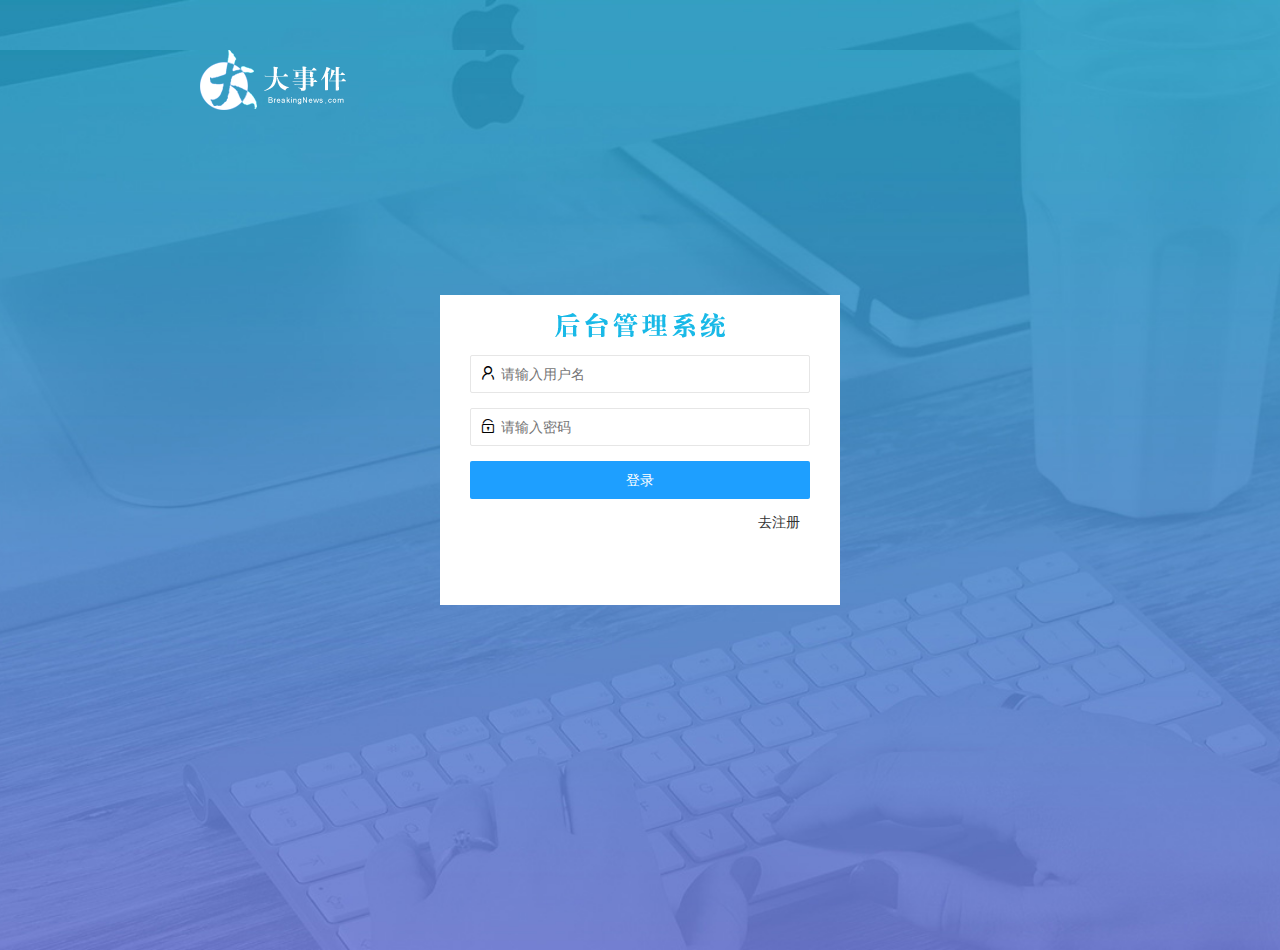
<file: login.html>
<!DOCTYPE html>
<html lang="en">
<head>
    <meta charset="UTF-8">
    <meta http-equiv="X-UA-Compatible" content="IE=edge">
    <meta name="viewport" content="width=device-width, initial-scale=1.0">
    <title>大事件</title>
    <!-- 导入自己的样式 -->
    <link rel="stylesheet" href="/assets/css/login.css">
    <!-- 导入layUI的样式 -->
    <link rel="stylesheet" href="/assets/lib/layui/css/layui.css">
</head>
<body>
    <div class="logo">
        <img src="/assets/images/logo.png" alt="">
    </div>
    <div class="loginAndRegBox">
<div class="title-box"></div>
<!-- 登录的页面 -->
<div class="login-box">
    <div class="layui-form-item">
        <form class="layui-form" id="form_login">
            <!-- 用户名 -->
            <div class="layui-form-item">
                <i class="layui-icon layui-icon-username"></i>   
                <input type="text" name="username" required  lay-verify="required" placeholder="请输入用户名" autocomplete="off" class="layui-input">
                
            </div>
            <!-- 密码 -->
            <div class="layui-form-item">
                <i class="layui-icon layui-icon-password"></i>   
                <input type="password" name="password" required  lay-verify="required|passd" placeholder="请输入密码" autocomplete="off" class="layui-input">
                
            </div>
            <div class="layui-form-item">
                  <button class="layui-btn  layui-btn-fluid layui-btn-normal" lay-submit lay-filter="formDemo">登录</button>
              </div>



            </form>
      </div>
      <a href="javascript:;" class="zhuce">去注册</a>
</div>
<!-- 注册页面 -->
<div class="reg-box">
    <form class="layui-form" action="" id="form_reg">
        <!-- 用户名 -->
        <div class="layui-form-item">
            <i class="layui-icon layui-icon-username tubiao"></i>   
            <input type="text" name="username" required id="ming" lay-verify="required" placeholder="请输入用户名" autocomplete="off" class="layui-input">
            
        </div>
        <!-- 密码 -->
        <div class="layui-form-item">
            <i class="layui-icon layui-icon-password"></i>   
            <input type="password" id="qreq" name="password" required  lay-verify="required|passd" placeholder="请输入密码" autocomplete="off" class="layui-input">
            
        </div>
        <div class="layui-form-item">
            <i class="layui-icon layui-icon-password"></i>   
            <input type="password" name="password" required  lay-verify="required|passd|req" placeholder="请再次输入密码" autocomplete="off" class="layui-input">
            
        </div>
        <div class="layui-form-item">
            <button class="layui-btn  layui-btn-fluid layui-btn-normal" lay-submit lay-filter="formDemo">注册</button>
        </div>
        </form>
<a href="javascript:;" class="denglu">去登录</a>
</div>
    </div>
    <!-- 导入jQuery -->
    <script src="/assets/lib/jquery.js"></script>
        <!-- 导入layUI的js文件 -->
        <script src="/assets/lib/layui/layui.all.js"></script>
    <!-- 导入自己的js -->
    <script src="/assets/js/login.js"></script>
    <!-- 导入baseAPI -->
    <script src="/assets/js/baseAPI.js"></script>

</body>
</html>
</file>
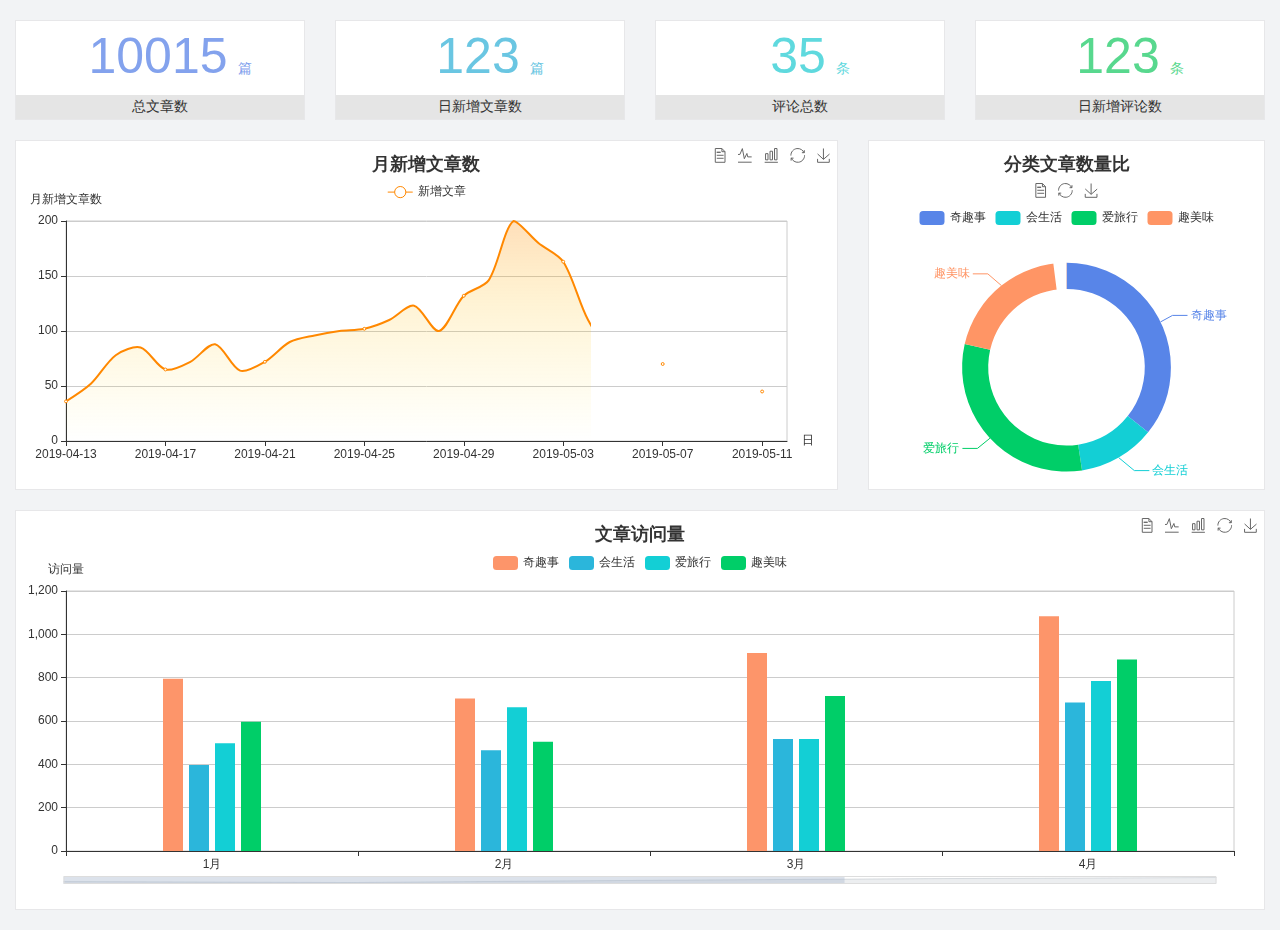
<file: home/dashboard.html>
<!DOCTYPE html>
<html lang="en">

<head>
  <meta charset="UTF-8">
  <meta name="viewport" content="width=device-width, initial-scale=1.0">
  <meta http-equiv="X-UA-Compatible" content="ie=edge">
  <title>图表统计</title>
  <link rel="stylesheet" href="../../assets/lib/bootstrap.css" />
  <link rel="stylesheet" href="../../assets/lib/main.css" />
  <script src="../../assets/lib/jquery.js"></script>
  <script type="text/javascript" src="../../assets/lib/echarts.min.js"></script>
</head>

<body>
  <div class="container-fluid">
    <div class="row spannel_list">
      <div class="col-sm-3 col-xs-6">
        <div class="spannel">
          <em>10015</em><span>篇</span>
          <b>总文章数</b>
        </div>
      </div>
      <div class="col-sm-3 col-xs-6">
        <div class="spannel scolor01">
          <em>123</em><span>篇</span>
          <b>日新增文章数</b>
        </div>
      </div>
      <div class="col-sm-3 col-xs-6">
        <div class="spannel scolor02">
          <em>35</em><span>条</span>
          <b>评论总数</b>
        </div>
      </div>
      <div class="col-sm-3 col-xs-6">
        <div class="spannel scolor03">
          <em>123</em><span>条</span>
          <b>日新增评论数</b>
        </div>
      </div>
    </div>
  </div>

  <div class="container-fluid">
    <div class="row curve-pie">
      <div class="col-lg-8 col-md-8">
        <div class="gragh_pannel" id="curve_show"></div>
      </div>
      <div class="col-lg-4 col-md-4">
        <div class="gragh_pannel" id="pie_show"></div>
      </div>
    </div>
  </div>

  <div class="container-fluid">
    <div class="column_pannel" id="column_show"></div>
  </div>

  <script>
    var oChart = echarts.init(document.getElementById('curve_show'));
    var aList_all = [
      { 'count': 36, 'date': '2019-04-13' },
      { 'count': 52, 'date': '2019-04-14' },
      { 'count': 78, 'date': '2019-04-15' },
      { 'count': 85, 'date': '2019-04-16' },
      { 'count': 65, 'date': '2019-04-17' },
      { 'count': 72, 'date': '2019-04-18' },
      { 'count': 88, 'date': '2019-04-19' },
      { 'count': 64, 'date': '2019-04-20' },
      { 'count': 72, 'date': '2019-04-21' },
      { 'count': 90, 'date': '2019-04-22' },
      { 'count': 96, 'date': '2019-04-23' },
      { 'count': 100, 'date': '2019-04-24' },
      { 'count': 102, 'date': '2019-04-25' },
      { 'count': 110, 'date': '2019-04-26' },
      { 'count': 123, 'date': '2019-04-27' },
      { 'count': 100, 'date': '2019-04-28' },
      { 'count': 132, 'date': '2019-04-29' },
      { 'count': 146, 'date': '2019-04-30' },
      { 'count': 200, 'date': '2019-05-01' },
      { 'count': 180, 'date': '2019-05-02' },
      { 'count': 163, 'date': '2019-05-03' },
      { 'count': 110, 'date': '2019-05-04' },
      { 'count': 80, 'date': '2019-05-05' },
      { 'count': 82, 'date': '2019-05-06' },
      { 'count': 70, 'date': '2019-05-07' },
      { 'count': 65, 'date': '2019-05-08' },
      { 'count': 54, 'date': '2019-05-09' },
      { 'count': 40, 'date': '2019-05-10' },
      { 'count': 45, 'date': '2019-05-11' },
      { 'count': 38, 'date': '2019-05-12' },
    ];

    let aCount = [];
    let aDate = [];

    for (var i = 0; i < aList_all.length; i++) {
      aCount.push(aList_all[i].count);
      aDate.push(aList_all[i].date);
    }

    var chartopt = {
      title: {
        text: '月新增文章数',
        left: 'center',
        top: '10'
      },
      tooltip: {
        trigger: 'axis'
      },
      legend: {
        data: ['新增文章'],
        top: '40'
      },
      toolbox: {
        show: true,
        feature: {
          mark: { show: true },
          dataView: { show: true, readOnly: false },
          magicType: { show: true, type: ['line', 'bar'] },
          restore: { show: true },
          saveAsImage: { show: true }
        }
      },
      calculable: true,
      xAxis: [
        {
          name: '日',
          type: 'category',
          boundaryGap: false,
          data: aDate
        }
      ],
      yAxis: [
        {
          name: '月新增文章数',
          type: 'value'
        }
      ],
      series: [
        {
          name: '新增文章',
          type: 'line',
          smooth: true,
          itemStyle: { normal: { areaStyle: { type: 'default' }, color: '#f80' }, lineStyle: { color: '#f80' } },
          data: aCount
        }],
      areaStyle: {
        normal: {
          color: new echarts.graphic.LinearGradient(0, 0, 0, 1, [{
            offset: 0,
            color: 'rgba(255,136,0,0.39)'
          }, {
            offset: .34,
            color: 'rgba(255,180,0,0.25)'
          }, {
            offset: 1,
            color: 'rgba(255,222,0,0.00)'
          }])

        }
      },
      grid: {
        show: true,
        x: 50,
        x2: 50,
        y: 80,
        height: 220
      }
    };

    oChart.setOption(chartopt);


    var oPie = echarts.init(document.getElementById('pie_show'));
    var oPieopt =
    {
      title: {
        top: 10,
        text: '分类文章数量比',
        x: 'center'
      },
      tooltip: {
        trigger: 'item',
        formatter: "{a} <br/>{b} : {c} ({d}%)"
      },
      color: ['#5885e8', '#13cfd5', '#00ce68', '#ff9565'],
      legend: {
        x: 'center',
        top: 65,
        data: ['奇趣事', '会生活', '爱旅行', '趣美味']
      },
      toolbox: {
        show: true,
        x: 'center',
        top: 35,
        feature: {
          mark: { show: true },
          dataView: { show: true, readOnly: false },
          magicType: {
            show: true,
            type: ['pie', 'funnel'],
            option: {
              funnel: {
                x: '25%',
                width: '50%',
                funnelAlign: 'left',
                max: 1548
              }
            }
          },
          restore: { show: true },
          saveAsImage: { show: true }
        }
      },
      calculable: true,
      series: [
        {
          name: '访问来源',
          type: 'pie',
          radius: ['45%', '60%'],
          center: ['50%', '65%'],
          data: [
            { value: 300, name: '奇趣事' },
            { value: 100, name: '会生活' },
            { value: 260, name: '爱旅行' },
            { value: 180, name: '趣美味' }
          ]
        }
      ]
    };
    oPie.setOption(oPieopt);



    var oColumn = this.echarts.init(document.getElementById('column_show'));
    var oColumnopt =
    {
      title: {
        text: '文章访问量',
        left: 'center',
        top: '10'
      },
      tooltip: {
        trigger: 'axis'
      },
      legend: {
        data: ['奇趣事', '会生活', '爱旅行', '趣美味'],
        top: '40'
      },
      toolbox: {
        show: true,
        feature: {
          mark: { show: true },
          dataView: { show: true, readOnly: false },
          magicType: { show: true, type: ['line', 'bar'] },
          restore: { show: true },
          saveAsImage: { show: true }
        }
      },
      calculable: true,
      xAxis: [
        {
          type: 'category',
          data: ['1月', '2月', '3月', '4月', '5月']
        }
      ],
      yAxis: [
        {
          name: '访问量',
          type: 'value'
        }
      ],
      series: [
        {
          name: '奇趣事',
          type: 'bar',
          barWidth: 20,
          itemStyle: {
            normal: { areaStyle: { type: 'default' }, color: '#fd956a' }
          },
          data: [800, 708, 920, 1090, 1200]
        },
        {
          name: '会生活',
          type: 'bar',
          barWidth: 20,
          itemStyle: {
            normal: { areaStyle: { type: 'default' }, color: '#2bb6db' }
          },
          data: [400, 468, 520, 690, 800]
        },
        {
          name: '爱旅行',
          type: 'bar',
          barWidth: 20,
          itemStyle: {
            normal: { areaStyle: { type: 'default' }, color: '#13cfd5' }
          },
          data: [500, 668, 520, 790, 900]
        },
        {
          name: '趣美味',
          type: 'bar',
          barWidth: 20,
          itemStyle: {
            normal: { areaStyle: { type: 'default' }, color: '#00ce68' }
          },
          data: [600, 508, 720, 890, 1000]
        }
      ],
      grid: {
        show: true,
        x: 50,
        x2: 30,
        y: 80,
        height: 260
      },
      dataZoom: [//给x轴设置滚动条
        {
          start: 0,//默认为0
          end: 100 - 1000 / 31,//默认为100
          type: 'slider',
          show: true,
          xAxisIndex: [0],
          handleSize: 0,//滑动条的 左右2个滑动条的大小
          height: 8,//组件高度
          left: 45, //左边的距离
          right: 50,//右边的距离
          bottom: 26,//右边的距离
          handleColor: '#ddd',//h滑动图标的颜色
          handleStyle: {
            borderColor: "#cacaca",
            borderWidth: "1",
            shadowBlur: 2,
            background: "#ddd",
            shadowColor: "#ddd",
          }
        }]
    };
    oColumn.setOption(oColumnopt);
  </script>
</body>

</html>
</file>
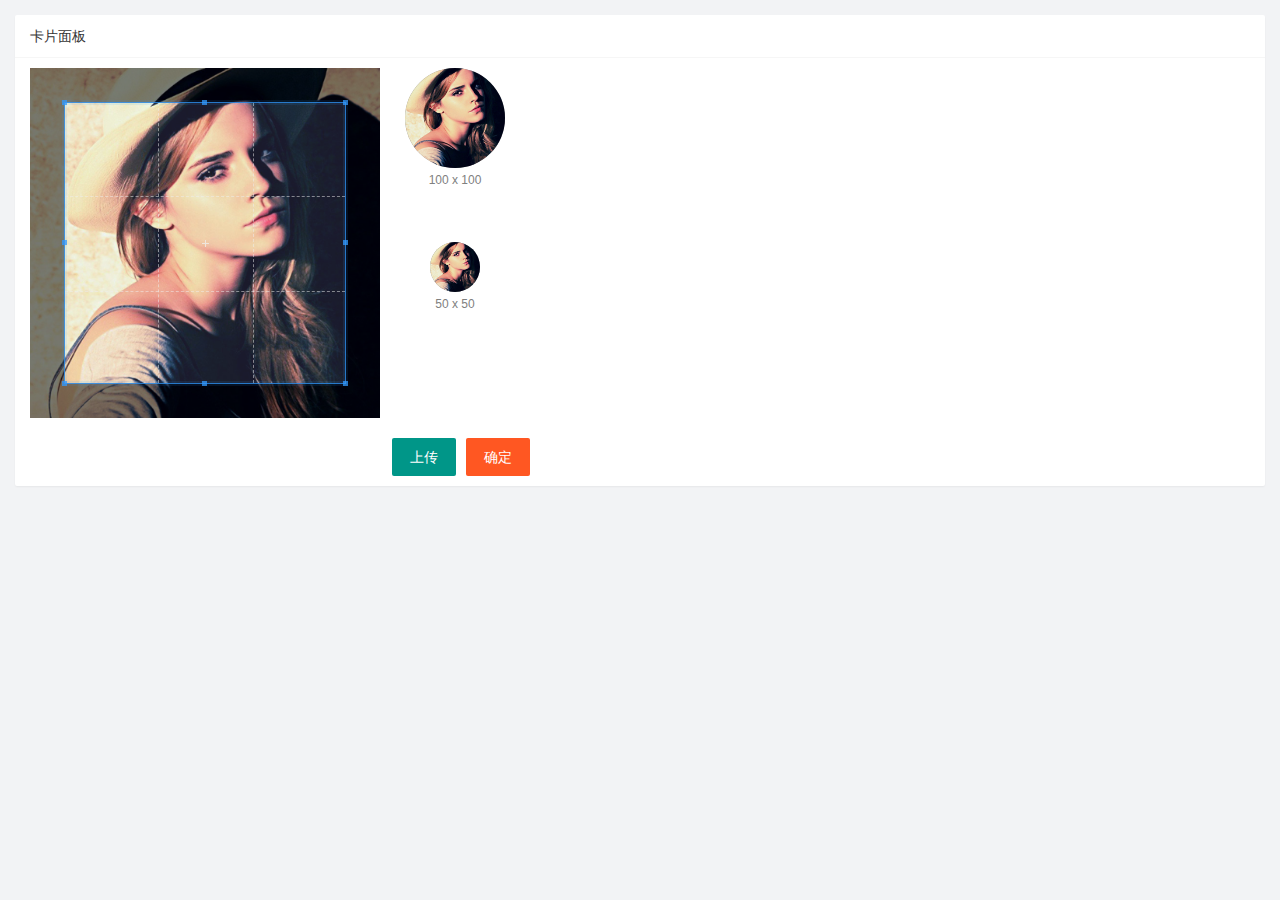
<file: user/user_avater.html>
<!DOCTYPE html>
<html lang="en">
<head>
    <meta charset="UTF-8">
    <meta http-equiv="X-UA-Compatible" content="IE=edge">
    <meta name="viewport" content="width=device-width, initial-scale=1.0">
    <title>Document</title>
    <link rel="stylesheet" href="/assets/lib/layui/css/layui.css">
    <link rel="stylesheet" href="/assets/lib/cropper/cropper.css" />
    <link rel="stylesheet" href="/assets/css/user_avater.css">

</head>
<body>
    <div class="layui-card">
        <div class="layui-card-header">卡片面板</div>
        <div class="layui-card-body">
  <!-- 第一行的图片裁剪和预览区域 -->
  <div class="row1">
    <!-- 图片裁剪区域 -->
    <div class="cropper-box">
      <!-- 这个 img 标签很重要，将来会把它初始化为裁剪区域 -->
      <img id="image" src="/assets/images/sample.jpg" />
    </div>
    <!-- 图片的预览区域 -->
    <div class="preview-box">
      <div>
        <!-- 宽高为 100px 的预览区域 -->
        <div class="img-preview w100"></div>
        <p class="size">100 x 100</p>
      </div>
      <div>
        <!-- 宽高为 50px 的预览区域 -->
        <div class="img-preview w50"></div>
        <p class="size">50 x 50</p>
      </div>
    </div>
  </div>
   
  <!-- 第二行的按钮区域 -->
  <div class="row2">
      <!-- 通过accept可以指定用户选择什么类型的文件 -->
      <input type="file" class="file" accept='image/jpeg,image/png'>
    <button type="button" class="layui-btn shchuan" >上传</button>
    <button type="button" class="layui-btn layui-btn-danger">确定</button>
  </div>
        </div>
      </div>
        <!-- 导入layUI的js文件 -->
  <script src="/assets/lib/layui/layui.all.js"></script>
  <!-- 导入jQuery文件 -->
  <script src="/assets/lib/jquery.js"></script>
  <script src="/assets/lib/cropper/Cropper.js"></script>
  <script src="/assets/lib/cropper/jquery-cropper.js"></script>
  <!-- 导入baseAPI文件 -->
  <script src="/assets/js/baseAPI.js"></script>

  <!-- //导入自己的js文件 -->
  <script src="/assets/js/user_avater.js"></script>
</body>
</html>
</file>
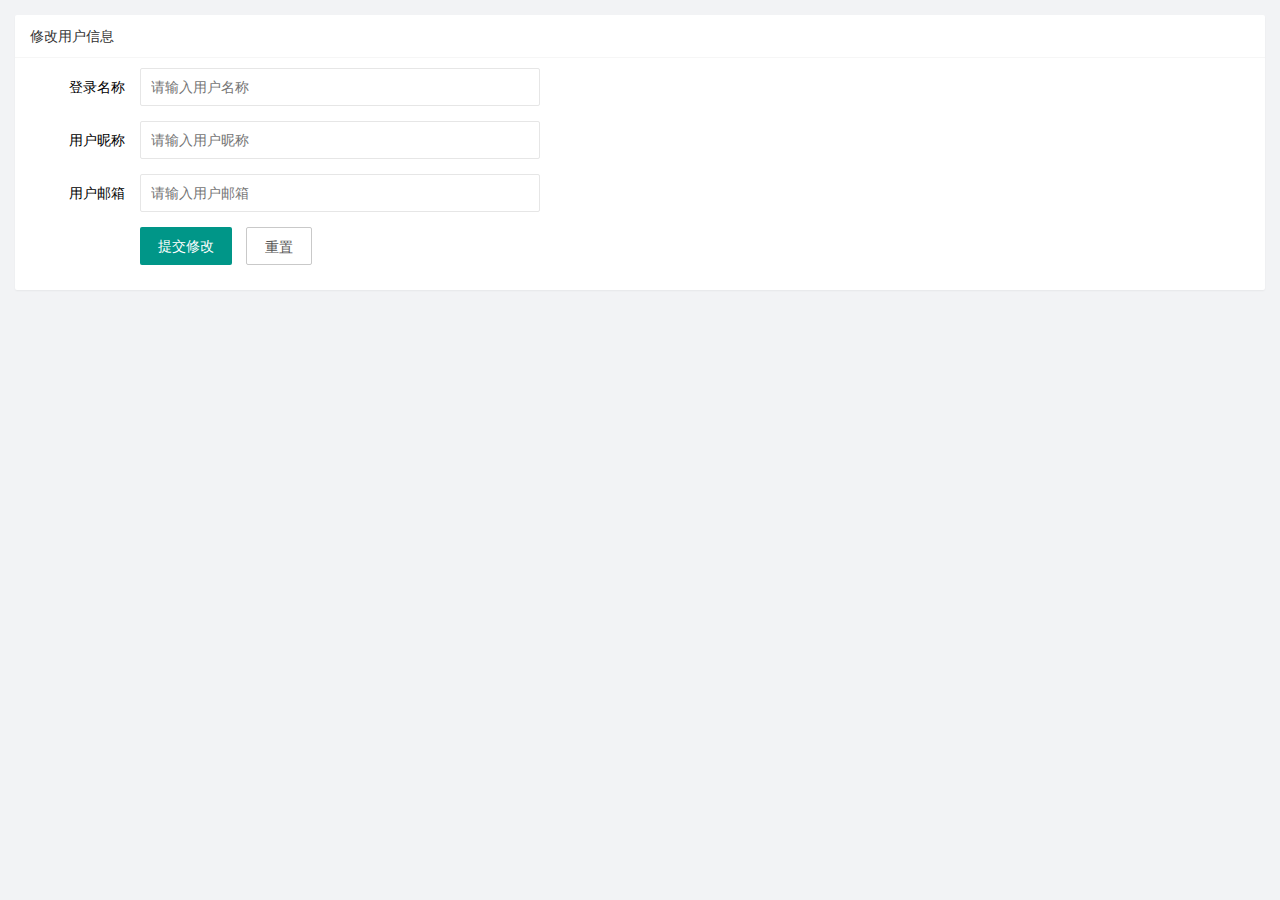
<file: user/user_info.html>
<!DOCTYPE html>
<html lang="en">
<head>
    <meta charset="UTF-8">
    <meta http-equiv="X-UA-Compatible" content="IE=edge">
    <meta name="viewport" content="width=device-width, initial-scale=1.0">
    <title>Document</title>
    <link rel="stylesheet" href="/assets/lib/layui/css/layui.css">
    <link rel="stylesheet" href="/assets/css/user_info.css">
</head>
<body>
    <div class="layui-card">
        <div class="layui-card-header">修改用户信息</div>
        <div class="layui-card-body">
            <form class="layui-form" lay-filter='formUserInfo'>
                <div class="layui-form-item">
                  <label class="layui-form-label">登录名称</label>
                  <div class="layui-input-block">
                    <input type="text" name="username" required  lay-verify="required" placeholder="请输入用户名称" autocomplete="off" class="layui-input" >
                  </div>
                </div>
                <div class="layui-form-item">
                    <label class="layui-form-label">用户昵称</label>
                    <div class="layui-input-block">
                      <input type="text" name="nickname" required   lay-verify="required|nickname" placeholder="请输入用户昵称" autocomplete="off" class="layui-input">
                    </div>
                  </div>
                  <div class="layui-form-item">
                    <label class="layui-form-label">用户邮箱</label>
                    <div class="layui-input-block">
                      <input type="text" name="email" required  lay-verify="required|email" placeholder="请输入用户邮箱" autocomplete="off" class="layui-input">
                    </div>
                  </div>
                  <div class="layui-form-item">
                    <div class="layui-input-block">
                      <button class="layui-btn" lay-submit lay-filter="formDemo">提交修改</button>
                      <button type="reset" class="layui-btn layui-btn-primary btnReset">重置</button>
                    </div>
                  </div>
                  <input type="hidden" name='id'>
                </form>
        </div>
      </div>
      <script src="/assets/lib/jquery.js"></script>
      <script src="/assets/lib/layui/layui.all.js"></script>  
      <script src="/assets/js/user_info.js"></script>
      <script src="/assets/js/baseAPI.js"></script> 

</body>
</html>
</file>
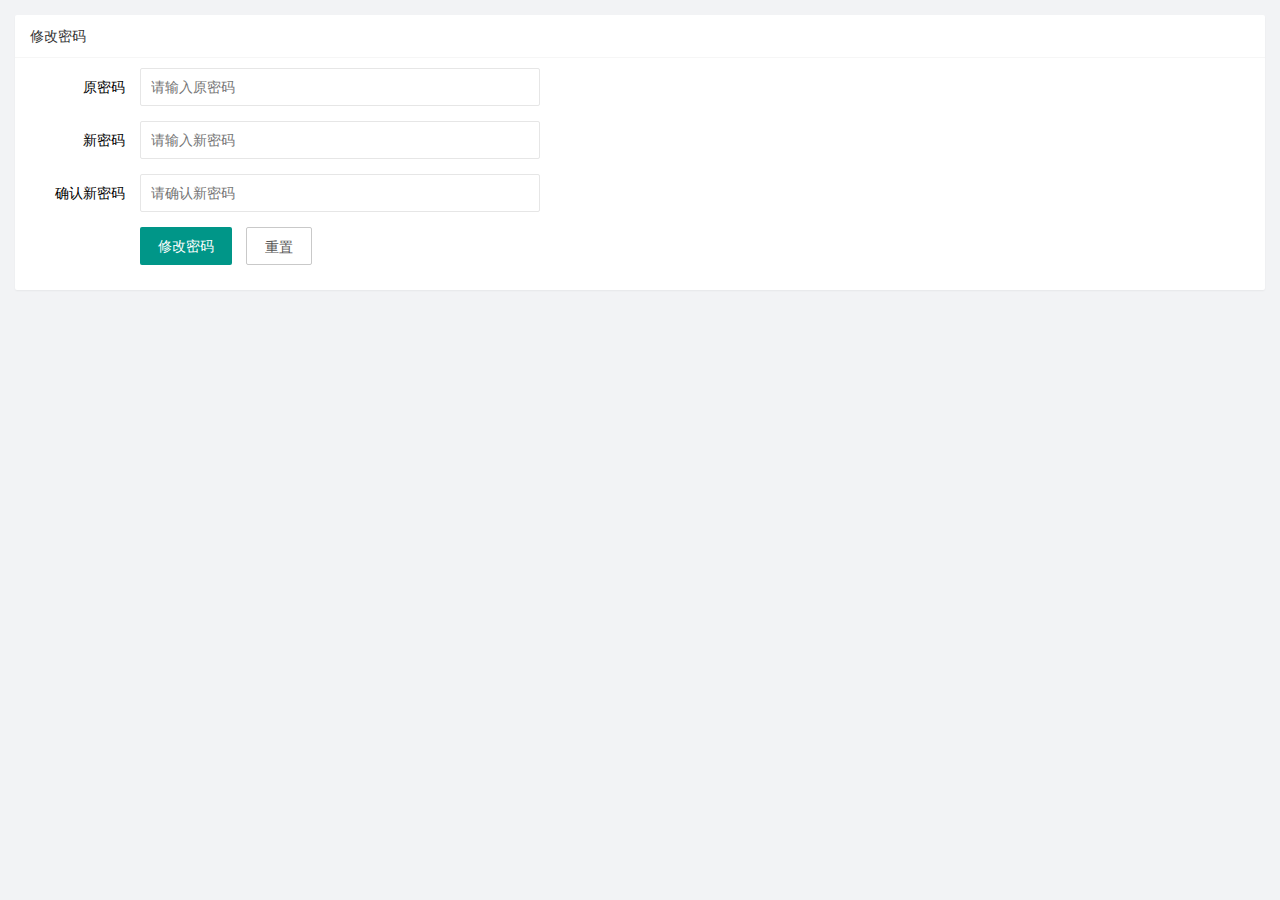
<file: user/user_pwd.html>
<!DOCTYPE html>
<html lang="en">
<head>
    <meta charset="UTF-8">
    <meta http-equiv="X-UA-Compatible" content="IE=edge">
    <meta name="viewport" content="width=device-width, initial-scale=1.0">
    <title>Document</title>
    <link rel="stylesheet" href="/assets/lib/layui/css/layui.css">
    <link rel="stylesheet" href="/assets/css/user_pwd.css">
</head>
<body>
    <div class="layui-card">
        <div class="layui-card-header">修改密码</div>
        <div class="layui-card-body">
            <form class="layui-form" action="">
                <div class="layui-form-item">
                  <label class="layui-form-label">原密码</label>
                  <div class="layui-input-block">
                    <input type="password" name="oldPwd" required  lay-verify="required|pwb" placeholder="请输入原密码" autocomplete="off" class="layui-input">
                  </div>
                </div>
                <div class="layui-form-item">
                    <label class="layui-form-label">新密码</label>
                    <div class="layui-input-block">
                      <input type="password" name="newPwd" required  lay-verify="required|pwb|samePwd" placeholder="请输入新密码" autocomplete="off" class="layui-input">
                    </div>
                  </div>
                  <div class="layui-form-item">
                    <label class="layui-form-label">确认新密码</label>
                    <div class="layui-input-block">
                      <input type="password" name="rePwd" required  lay-verify="required|pwb|rePwd" placeholder="请确认新密码" autocomplete="off" class="layui-input">
                    </div>
                  </div>
                  <div class="layui-form-item">
                    <div class="layui-input-block">
                      <button class="layui-btn" lay-submit lay-filter="formDemo">修改密码</button>
                      <button type="reset" class="layui-btn layui-btn-primary">重置</button>
                    </div>
                  </div>
                </form>
        </div>  
      </div>
      <script src="/assets/lib/jquery.js"></script>
      <script src="/assets/lib/layui/layui.all.js"></script>
      <script src="/assets/js/baseAPI.js"></script>
      <script src="/assets/js/user_pwd.js"></script>
</body>
</html>
</file>
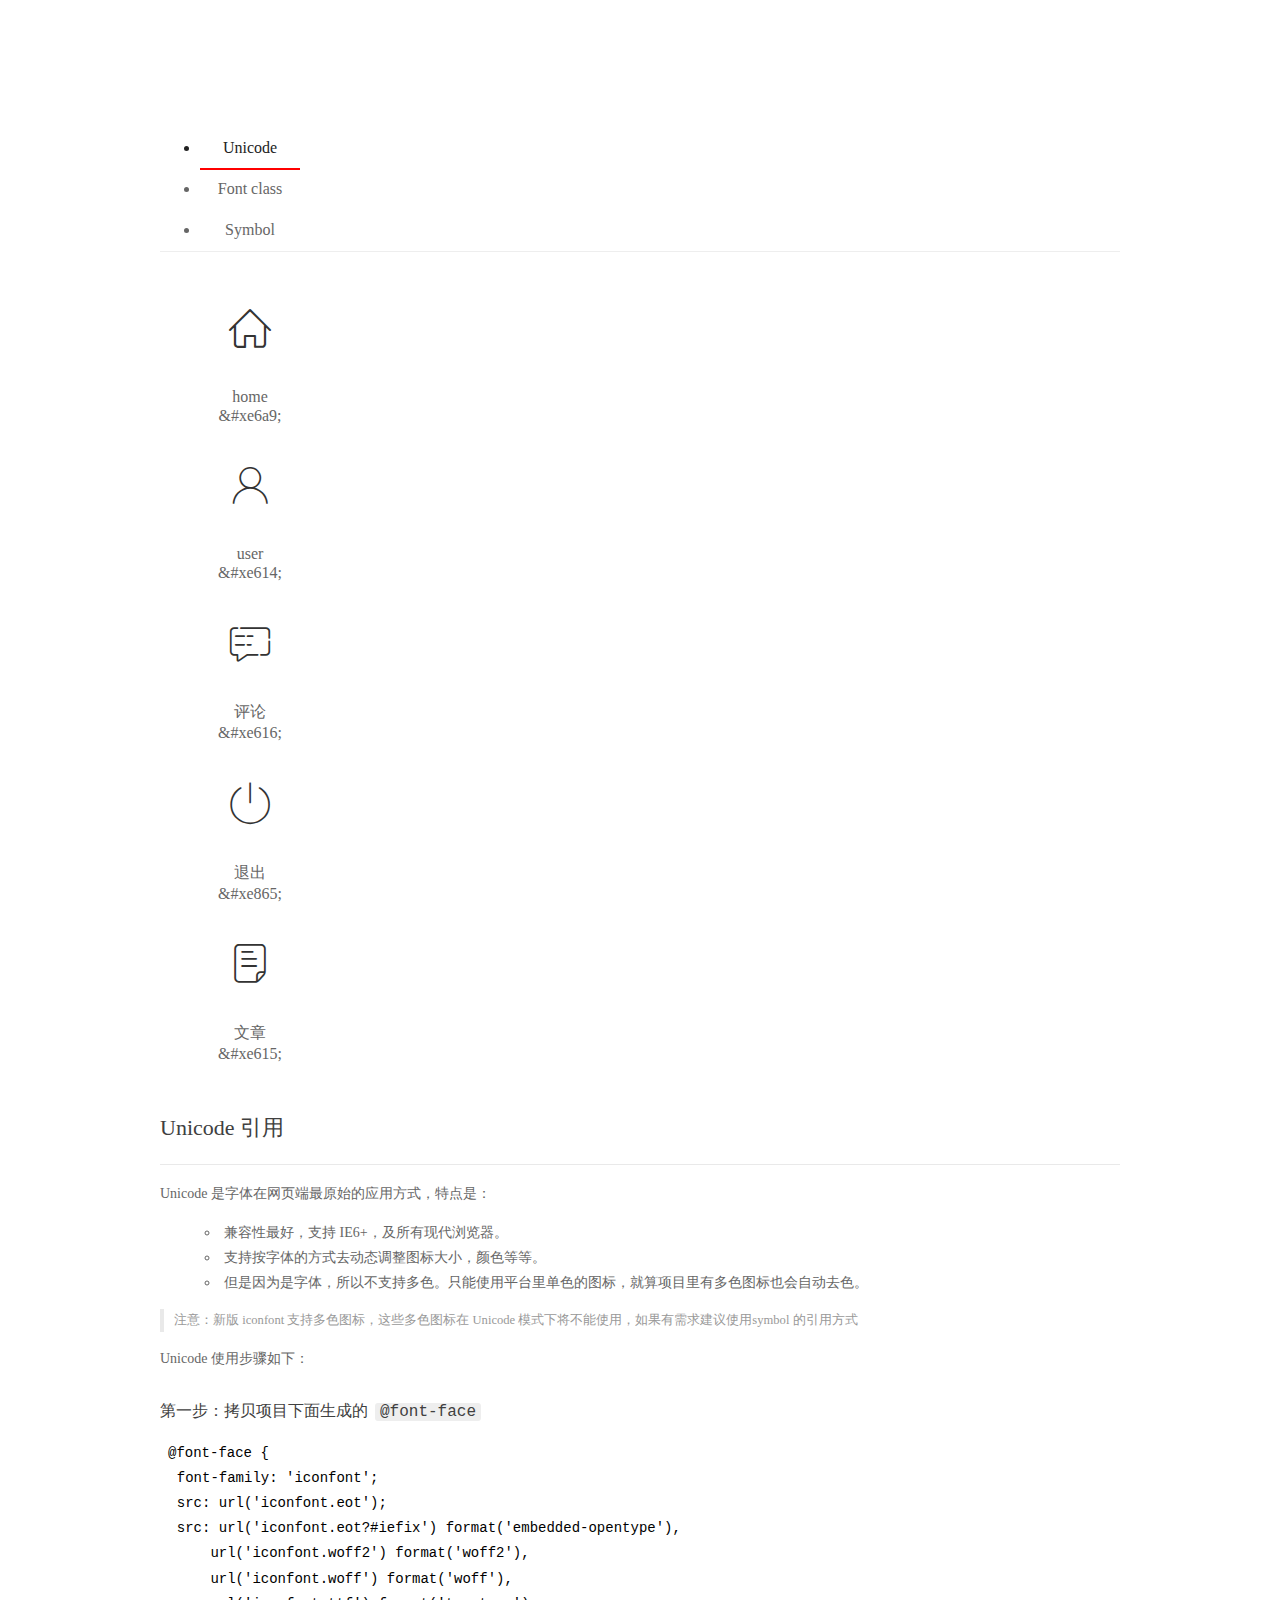
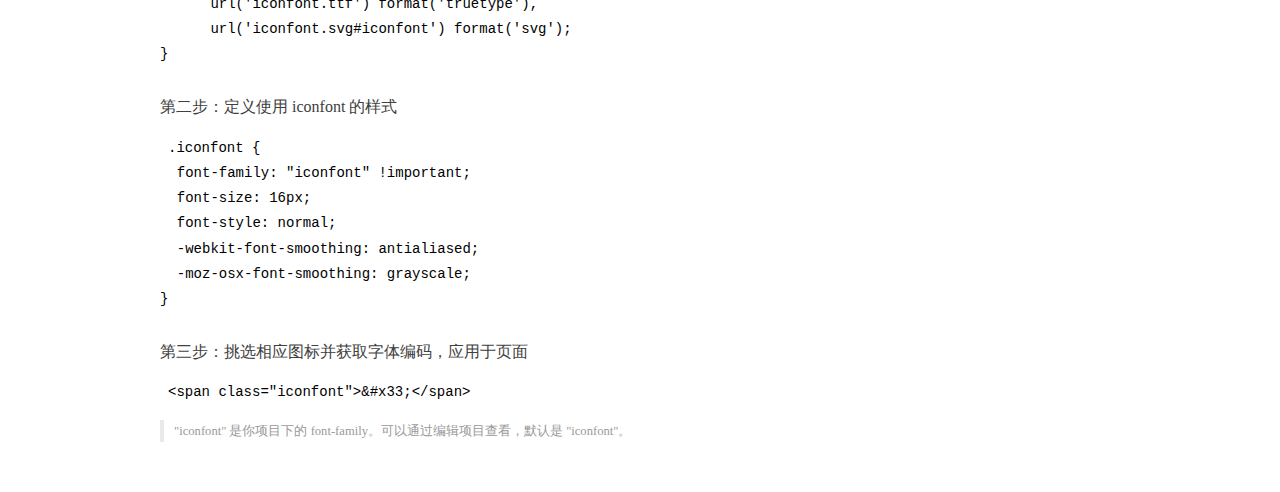
<file: assets/fonts/demo_index.html>
<!DOCTYPE html>
<html>
<head>
  <meta charset="utf-8"/>
  <title>IconFont Demo</title>
  <link rel="shortcut icon" href="https://gtms04.alicdn.com/tps/i4/TB1_oz6GVXXXXaFXpXXJDFnIXXX-64-64.ico" type="image/x-icon"/>
  <link rel="stylesheet" href="https://g.alicdn.com/thx/cube/1.3.2/cube.min.css">
  <link rel="stylesheet" href="demo.css">
  <link rel="stylesheet" href="iconfont.css">
  <script src="iconfont.js"></script>
  <!-- jQuery -->
  <script src="https://a1.alicdn.com/oss/uploads/2018/12/26/7bfddb60-08e8-11e9-9b04-53e73bb6408b.js"></script>
  <!-- 代码高亮 -->
  <script src="https://a1.alicdn.com/oss/uploads/2018/12/26/a3f714d0-08e6-11e9-8a15-ebf944d7534c.js"></script>
</head>
<body>
  <div class="main">
    <h1 class="logo"><a href="https://www.iconfont.cn/" title="iconfont 首页" target="_blank">&#xe86b;</a></h1>
    <div class="nav-tabs">
      <ul id="tabs" class="dib-box">
        <li class="dib active"><span>Unicode</span></li>
        <li class="dib"><span>Font class</span></li>
        <li class="dib"><span>Symbol</span></li>
      </ul>
      
    </div>
    <div class="tab-container">
      <div class="content unicode" style="display: block;">
          <ul class="icon_lists dib-box">
          
            <li class="dib">
              <span class="icon iconfont">&#xe6a9;</span>
                <div class="name">home</div>
                <div class="code-name">&amp;#xe6a9;</div>
              </li>
          
            <li class="dib">
              <span class="icon iconfont">&#xe614;</span>
                <div class="name">user</div>
                <div class="code-name">&amp;#xe614;</div>
              </li>
          
            <li class="dib">
              <span class="icon iconfont">&#xe616;</span>
                <div class="name">评论</div>
                <div class="code-name">&amp;#xe616;</div>
              </li>
          
            <li class="dib">
              <span class="icon iconfont">&#xe865;</span>
                <div class="name">退出</div>
                <div class="code-name">&amp;#xe865;</div>
              </li>
          
            <li class="dib">
              <span class="icon iconfont">&#xe615;</span>
                <div class="name">文章</div>
                <div class="code-name">&amp;#xe615;</div>
              </li>
          
          </ul>
          <div class="article markdown">
          <h2 id="unicode-">Unicode 引用</h2>
          <hr>

          <p>Unicode 是字体在网页端最原始的应用方式，特点是：</p>
          <ul>
            <li>兼容性最好，支持 IE6+，及所有现代浏览器。</li>
            <li>支持按字体的方式去动态调整图标大小，颜色等等。</li>
            <li>但是因为是字体，所以不支持多色。只能使用平台里单色的图标，就算项目里有多色图标也会自动去色。</li>
          </ul>
          <blockquote>
            <p>注意：新版 iconfont 支持多色图标，这些多色图标在 Unicode 模式下将不能使用，如果有需求建议使用symbol 的引用方式</p>
          </blockquote>
          <p>Unicode 使用步骤如下：</p>
          <h3 id="-font-face">第一步：拷贝项目下面生成的 <code>@font-face</code></h3>
<pre><code class="language-css"
>@font-face {
  font-family: 'iconfont';
  src: url('iconfont.eot');
  src: url('iconfont.eot?#iefix') format('embedded-opentype'),
      url('iconfont.woff2') format('woff2'),
      url('iconfont.woff') format('woff'),
      url('iconfont.ttf') format('truetype'),
      url('iconfont.svg#iconfont') format('svg');
}
</code></pre>
          <h3 id="-iconfont-">第二步：定义使用 iconfont 的样式</h3>
<pre><code class="language-css"
>.iconfont {
  font-family: "iconfont" !important;
  font-size: 16px;
  font-style: normal;
  -webkit-font-smoothing: antialiased;
  -moz-osx-font-smoothing: grayscale;
}
</code></pre>
          <h3 id="-">第三步：挑选相应图标并获取字体编码，应用于页面</h3>
<pre>
<code class="language-html"
>&lt;span class="iconfont"&gt;&amp;#x33;&lt;/span&gt;
</code></pre>
          <blockquote>
            <p>"iconfont" 是你项目下的 font-family。可以通过编辑项目查看，默认是 "iconfont"。</p>
          </blockquote>
          </div>
      </div>
      <div class="content font-class">
        <ul class="icon_lists dib-box">
          
          <li class="dib">
            <span class="icon iconfont icon-home"></span>
            <div class="name">
              home
            </div>
            <div class="code-name">.icon-home
            </div>
          </li>
          
          <li class="dib">
            <span class="icon iconfont icon-user"></span>
            <div class="name">
              user
            </div>
            <div class="code-name">.icon-user
            </div>
          </li>
          
          <li class="dib">
            <span class="icon iconfont icon-pinglun"></span>
            <div class="name">
              评论
            </div>
            <div class="code-name">.icon-pinglun
            </div>
          </li>
          
          <li class="dib">
            <span class="icon iconfont icon-tuichu"></span>
            <div class="name">
              退出
            </div>
            <div class="code-name">.icon-tuichu
            </div>
          </li>
          
          <li class="dib">
            <span class="icon iconfont icon-16"></span>
            <div class="name">
              文章
            </div>
            <div class="code-name">.icon-16
            </div>
          </li>
          
        </ul>
        <div class="article markdown">
        <h2 id="font-class-">font-class 引用</h2>
        <hr>

        <p>font-class 是 Unicode 使用方式的一种变种，主要是解决 Unicode 书写不直观，语意不明确的问题。</p>
        <p>与 Unicode 使用方式相比，具有如下特点：</p>
        <ul>
          <li>兼容性良好，支持 IE8+，及所有现代浏览器。</li>
          <li>相比于 Unicode 语意明确，书写更直观。可以很容易分辨这个 icon 是什么。</li>
          <li>因为使用 class 来定义图标，所以当要替换图标时，只需要修改 class 里面的 Unicode 引用。</li>
          <li>不过因为本质上还是使用的字体，所以多色图标还是不支持的。</li>
        </ul>
        <p>使用步骤如下：</p>
        <h3 id="-fontclass-">第一步：引入项目下面生成的 fontclass 代码：</h3>
<pre><code class="language-html">&lt;link rel="stylesheet" href="./iconfont.css"&gt;
</code></pre>
        <h3 id="-">第二步：挑选相应图标并获取类名，应用于页面：</h3>
<pre><code class="language-html">&lt;span class="iconfont icon-xxx"&gt;&lt;/span&gt;
</code></pre>
        <blockquote>
          <p>"
            iconfont" 是你项目下的 font-family。可以通过编辑项目查看，默认是 "iconfont"。</p>
        </blockquote>
      </div>
      </div>
      <div class="content symbol">
          <ul class="icon_lists dib-box">
          
            <li class="dib">
                <svg class="icon svg-icon" aria-hidden="true">
                  <use xlink:href="#icon-home"></use>
                </svg>
                <div class="name">home</div>
                <div class="code-name">#icon-home</div>
            </li>
          
            <li class="dib">
                <svg class="icon svg-icon" aria-hidden="true">
                  <use xlink:href="#icon-user"></use>
                </svg>
                <div class="name">user</div>
                <div class="code-name">#icon-user</div>
            </li>
          
            <li class="dib">
                <svg class="icon svg-icon" aria-hidden="true">
                  <use xlink:href="#icon-pinglun"></use>
                </svg>
                <div class="name">评论</div>
                <div class="code-name">#icon-pinglun</div>
            </li>
          
            <li class="dib">
                <svg class="icon svg-icon" aria-hidden="true">
                  <use xlink:href="#icon-tuichu"></use>
                </svg>
                <div class="name">退出</div>
                <div class="code-name">#icon-tuichu</div>
            </li>
          
            <li class="dib">
                <svg class="icon svg-icon" aria-hidden="true">
                  <use xlink:href="#icon-16"></use>
                </svg>
                <div class="name">文章</div>
                <div class="code-name">#icon-16</div>
            </li>
          
          </ul>
          <div class="article markdown">
          <h2 id="symbol-">Symbol 引用</h2>
          <hr>

          <p>这是一种全新的使用方式，应该说这才是未来的主流，也是平台目前推荐的用法。相关介绍可以参考这篇<a href="">文章</a>
            这种用法其实是做了一个 SVG 的集合，与另外两种相比具有如下特点：</p>
          <ul>
            <li>支持多色图标了，不再受单色限制。</li>
            <li>通过一些技巧，支持像字体那样，通过 <code>font-size</code>, <code>color</code> 来调整样式。</li>
            <li>兼容性较差，支持 IE9+，及现代浏览器。</li>
            <li>浏览器渲染 SVG 的性能一般，还不如 png。</li>
          </ul>
          <p>使用步骤如下：</p>
          <h3 id="-symbol-">第一步：引入项目下面生成的 symbol 代码：</h3>
<pre><code class="language-html">&lt;script src="./iconfont.js"&gt;&lt;/script&gt;
</code></pre>
          <h3 id="-css-">第二步：加入通用 CSS 代码（引入一次就行）：</h3>
<pre><code class="language-html">&lt;style&gt;
.icon {
  width: 1em;
  height: 1em;
  vertical-align: -0.15em;
  fill: currentColor;
  overflow: hidden;
}
&lt;/style&gt;
</code></pre>
          <h3 id="-">第三步：挑选相应图标并获取类名，应用于页面：</h3>
<pre><code class="language-html">&lt;svg class="icon" aria-hidden="true"&gt;
  &lt;use xlink:href="#icon-xxx"&gt;&lt;/use&gt;
&lt;/svg&gt;
</code></pre>
          </div>
      </div>

    </div>
  </div>
  <script>
  $(document).ready(function () {
      $('.tab-container .content:first').show()

      $('#tabs li').click(function (e) {
        var tabContent = $('.tab-container .content')
        var index = $(this).index()

        if ($(this).hasClass('active')) {
          return
        } else {
          $('#tabs li').removeClass('active')
          $(this).addClass('active')

          tabContent.hide().eq(index).fadeIn()
        }
      })
    })
  </script>
</body>
</html>
</file>
<file: assets/css/login.css>
html,body{
    padding: 0;
    margin: 0;
    width: 100%;
    height: 100%;
    background: url(/assets/images/login_bg.jpg) no-repeat center;
background-size: cover;

    
}
.logo{
    margin-top: 50px;
    margin-left: 200px;
}
.loginAndRegBox{
    width: 400px;
    height: 310px;
    background-color: #fff;
    position: absolute;
    top: 50%;
    left: 50%;
    transform: translate(-50%,-50%);
}   
.zhuce,.denglu{
float: right;
margin-right: 40px;
}
.layui-form{
    padding: 0px 30px;
}
.layui-form-item{
    position: relative;
}
.layui-icon{
    position: absolute;
    left: 10px;
    top: 10px;
}
.layui-input{
    padding-left: 30px !important;
}
.title-box{
    height: 60px;
    background: url(/assets/images/login_title.png)no-repeat center;
}
.reg-box{
    display: none;
}
</file>
<file: assets/lib/layui/css/layui.css>
/** layui-v2.5.5 MIT License By https://www.layui.com */
 .layui-inline,img{display:inline-block;vertical-align:middle}h1,h2,h3,h4,h5,h6{font-weight:400}.layui-edge,.layui-header,.layui-inline,.layui-main{position:relative}.layui-body,.layui-edge,.layui-elip{overflow:hidden}.layui-btn,.layui-edge,.layui-inline,img{vertical-align:middle}.layui-btn,.layui-disabled,.layui-icon,.layui-unselect{-moz-user-select:none;-webkit-user-select:none;-ms-user-select:none}.layui-elip,.layui-form-checkbox span,.layui-form-pane .layui-form-label{text-overflow:ellipsis;white-space:nowrap}.layui-breadcrumb,.layui-tree-btnGroup{visibility:hidden}blockquote,body,button,dd,div,dl,dt,form,h1,h2,h3,h4,h5,h6,input,li,ol,p,pre,td,textarea,th,ul{margin:0;padding:0;-webkit-tap-highlight-color:rgba(0,0,0,0)}a:active,a:hover{outline:0}img{border:none}li{list-style:none}table{border-collapse:collapse;border-spacing:0}h4,h5,h6{font-size:100%}button,input,optgroup,option,select,textarea{font-family:inherit;font-size:inherit;font-style:inherit;font-weight:inherit;outline:0}pre{white-space:pre-wrap;white-space:-moz-pre-wrap;white-space:-pre-wrap;white-space:-o-pre-wrap;word-wrap:break-word}body{line-height:24px;font:14px Helvetica Neue,Helvetica,PingFang SC,Tahoma,Arial,sans-serif}hr{height:1px;margin:10px 0;border:0;clear:both}a{color:#333;text-decoration:none}a:hover{color:#777}a cite{font-style:normal;*cursor:pointer}.layui-border-box,.layui-border-box *{box-sizing:border-box}.layui-box,.layui-box *{box-sizing:content-box}.layui-clear{clear:both;*zoom:1}.layui-clear:after{content:'\20';clear:both;*zoom:1;display:block;height:0}.layui-inline{*display:inline;*zoom:1}.layui-edge{display:inline-block;width:0;height:0;border-width:6px;border-style:dashed;border-color:transparent}.layui-edge-top{top:-4px;border-bottom-color:#999;border-bottom-style:solid}.layui-edge-right{border-left-color:#999;border-left-style:solid}.layui-edge-bottom{top:2px;border-top-color:#999;border-top-style:solid}.layui-edge-left{border-right-color:#999;border-right-style:solid}.layui-disabled,.layui-disabled:hover{color:#d2d2d2!important;cursor:not-allowed!important}.layui-circle{border-radius:100%}.layui-show{display:block!important}.layui-hide{display:none!important}@font-face{font-family:layui-icon;src:url(../font/iconfont.eot?v=250);src:url(../font/iconfont.eot?v=250#iefix) format('embedded-opentype'),url(../font/iconfont.woff2?v=250) format('woff2'),url(../font/iconfont.woff?v=250) format('woff'),url(../font/iconfont.ttf?v=250) format('truetype'),url(../font/iconfont.svg?v=250#layui-icon) format('svg')}.layui-icon{font-family:layui-icon!important;font-size:16px;font-style:normal;-webkit-font-smoothing:antialiased;-moz-osx-font-smoothing:grayscale}.layui-icon-reply-fill:before{content:"\e611"}.layui-icon-set-fill:before{content:"\e614"}.layui-icon-menu-fill:before{content:"\e60f"}.layui-icon-search:before{content:"\e615"}.layui-icon-share:before{content:"\e641"}.layui-icon-set-sm:before{content:"\e620"}.layui-icon-engine:before{content:"\e628"}.layui-icon-close:before{content:"\1006"}.layui-icon-close-fill:before{content:"\1007"}.layui-icon-chart-screen:before{content:"\e629"}.layui-icon-star:before{content:"\e600"}.layui-icon-circle-dot:before{content:"\e617"}.layui-icon-chat:before{content:"\e606"}.layui-icon-release:before{content:"\e609"}.layui-icon-list:before{content:"\e60a"}.layui-icon-chart:before{content:"\e62c"}.layui-icon-ok-circle:before{content:"\1005"}.layui-icon-layim-theme:before{content:"\e61b"}.layui-icon-table:before{content:"\e62d"}.layui-icon-right:before{content:"\e602"}.layui-icon-left:before{content:"\e603"}.layui-icon-cart-simple:before{content:"\e698"}.layui-icon-face-cry:before{content:"\e69c"}.layui-icon-face-smile:before{content:"\e6af"}.layui-icon-survey:before{content:"\e6b2"}.layui-icon-tree:before{content:"\e62e"}.layui-icon-upload-circle:before{content:"\e62f"}.layui-icon-add-circle:before{content:"\e61f"}.layui-icon-download-circle:before{content:"\e601"}.layui-icon-templeate-1:before{content:"\e630"}.layui-icon-util:before{content:"\e631"}.layui-icon-face-surprised:before{content:"\e664"}.layui-icon-edit:before{content:"\e642"}.layui-icon-speaker:before{content:"\e645"}.layui-icon-down:before{content:"\e61a"}.layui-icon-file:before{content:"\e621"}.layui-icon-layouts:before{content:"\e632"}.layui-icon-rate-half:before{content:"\e6c9"}.layui-icon-add-circle-fine:before{content:"\e608"}.layui-icon-prev-circle:before{content:"\e633"}.layui-icon-read:before{content:"\e705"}.layui-icon-404:before{content:"\e61c"}.layui-icon-carousel:before{content:"\e634"}.layui-icon-help:before{content:"\e607"}.layui-icon-code-circle:before{content:"\e635"}.layui-icon-water:before{content:"\e636"}.layui-icon-username:before{content:"\e66f"}.layui-icon-find-fill:before{content:"\e670"}.layui-icon-about:before{content:"\e60b"}.layui-icon-location:before{content:"\e715"}.layui-icon-up:before{content:"\e619"}.layui-icon-pause:before{content:"\e651"}.layui-icon-date:before{content:"\e637"}.layui-icon-layim-uploadfile:before{content:"\e61d"}.layui-icon-delete:before{content:"\e640"}.layui-icon-play:before{content:"\e652"}.layui-icon-top:before{content:"\e604"}.layui-icon-friends:before{content:"\e612"}.layui-icon-refresh-3:before{content:"\e9aa"}.layui-icon-ok:before{content:"\e605"}.layui-icon-layer:before{content:"\e638"}.layui-icon-face-smile-fine:before{content:"\e60c"}.layui-icon-dollar:before{content:"\e659"}.layui-icon-group:before{content:"\e613"}.layui-icon-layim-download:before{content:"\e61e"}.layui-icon-picture-fine:before{content:"\e60d"}.layui-icon-link:before{content:"\e64c"}.layui-icon-diamond:before{content:"\e735"}.layui-icon-log:before{content:"\e60e"}.layui-icon-rate-solid:before{content:"\e67a"}.layui-icon-fonts-del:before{content:"\e64f"}.layui-icon-unlink:before{content:"\e64d"}.layui-icon-fonts-clear:before{content:"\e639"}.layui-icon-triangle-r:before{content:"\e623"}.layui-icon-circle:before{content:"\e63f"}.layui-icon-radio:before{content:"\e643"}.layui-icon-align-center:before{content:"\e647"}.layui-icon-align-right:before{content:"\e648"}.layui-icon-align-left:before{content:"\e649"}.layui-icon-loading-1:before{content:"\e63e"}.layui-icon-return:before{content:"\e65c"}.layui-icon-fonts-strong:before{content:"\e62b"}.layui-icon-upload:before{content:"\e67c"}.layui-icon-dialogue:before{content:"\e63a"}.layui-icon-video:before{content:"\e6ed"}.layui-icon-headset:before{content:"\e6fc"}.layui-icon-cellphone-fine:before{content:"\e63b"}.layui-icon-add-1:before{content:"\e654"}.layui-icon-face-smile-b:before{content:"\e650"}.layui-icon-fonts-html:before{content:"\e64b"}.layui-icon-form:before{content:"\e63c"}.layui-icon-cart:before{content:"\e657"}.layui-icon-camera-fill:before{content:"\e65d"}.layui-icon-tabs:before{content:"\e62a"}.layui-icon-fonts-code:before{content:"\e64e"}.layui-icon-fire:before{content:"\e756"}.layui-icon-set:before{content:"\e716"}.layui-icon-fonts-u:before{content:"\e646"}.layui-icon-triangle-d:before{content:"\e625"}.layui-icon-tips:before{content:"\e702"}.layui-icon-picture:before{content:"\e64a"}.layui-icon-more-vertical:before{content:"\e671"}.layui-icon-flag:before{content:"\e66c"}.layui-icon-loading:before{content:"\e63d"}.layui-icon-fonts-i:before{content:"\e644"}.layui-icon-refresh-1:before{content:"\e666"}.layui-icon-rmb:before{content:"\e65e"}.layui-icon-home:before{content:"\e68e"}.layui-icon-user:before{content:"\e770"}.layui-icon-notice:before{content:"\e667"}.layui-icon-login-weibo:before{content:"\e675"}.layui-icon-voice:before{content:"\e688"}.layui-icon-upload-drag:before{content:"\e681"}.layui-icon-login-qq:before{content:"\e676"}.layui-icon-snowflake:before{content:"\e6b1"}.layui-icon-file-b:before{content:"\e655"}.layui-icon-template:before{content:"\e663"}.layui-icon-auz:before{content:"\e672"}.layui-icon-console:before{content:"\e665"}.layui-icon-app:before{content:"\e653"}.layui-icon-prev:before{content:"\e65a"}.layui-icon-website:before{content:"\e7ae"}.layui-icon-next:before{content:"\e65b"}.layui-icon-component:before{content:"\e857"}.layui-icon-more:before{content:"\e65f"}.layui-icon-login-wechat:before{content:"\e677"}.layui-icon-shrink-right:before{content:"\e668"}.layui-icon-spread-left:before{content:"\e66b"}.layui-icon-camera:before{content:"\e660"}.layui-icon-note:before{content:"\e66e"}.layui-icon-refresh:before{content:"\e669"}.layui-icon-female:before{content:"\e661"}.layui-icon-male:before{content:"\e662"}.layui-icon-password:before{content:"\e673"}.layui-icon-senior:before{content:"\e674"}.layui-icon-theme:before{content:"\e66a"}.layui-icon-tread:before{content:"\e6c5"}.layui-icon-praise:before{content:"\e6c6"}.layui-icon-star-fill:before{content:"\e658"}.layui-icon-rate:before{content:"\e67b"}.layui-icon-template-1:before{content:"\e656"}.layui-icon-vercode:before{content:"\e679"}.layui-icon-cellphone:before{content:"\e678"}.layui-icon-screen-full:before{content:"\e622"}.layui-icon-screen-restore:before{content:"\e758"}.layui-icon-cols:before{content:"\e610"}.layui-icon-export:before{content:"\e67d"}.layui-icon-print:before{content:"\e66d"}.layui-icon-slider:before{content:"\e714"}.layui-icon-addition:before{content:"\e624"}.layui-icon-subtraction:before{content:"\e67e"}.layui-icon-service:before{content:"\e626"}.layui-icon-transfer:before{content:"\e691"}.layui-main{width:1140px;margin:0 auto}.layui-header{z-index:1000;height:60px}.layui-header a:hover{transition:all .5s;-webkit-transition:all .5s}.layui-side{position:fixed;left:0;top:0;bottom:0;z-index:999;width:200px;overflow-x:hidden}.layui-side-scroll{position:relative;width:220px;height:100%;overflow-x:hidden}.layui-body{position:absolute;left:200px;right:0;top:0;bottom:0;z-index:998;width:auto;overflow-y:auto;box-sizing:border-box}.layui-layout-body{overflow:hidden}.layui-layout-admin .layui-header{background-color:#23262E}.layui-layout-admin .layui-side{top:60px;width:200px;overflow-x:hidden}.layui-layout-admin .layui-body{position:fixed;top:60px;bottom:44px}.layui-layout-admin .layui-main{width:auto;margin:0 15px}.layui-layout-admin .layui-footer{position:fixed;left:200px;right:0;bottom:0;height:44px;line-height:44px;padding:0 15px;background-color:#eee}.layui-layout-admin .layui-logo{position:absolute;left:0;top:0;width:200px;height:100%;line-height:60px;text-align:center;color:#009688;font-size:16px}.layui-layout-admin .layui-header .layui-nav{background:0 0}.layui-layout-left{position:absolute!important;left:200px;top:0}.layui-layout-right{position:absolute!important;right:0;top:0}.layui-container{position:relative;margin:0 auto;padding:0 15px;box-sizing:border-box}.layui-fluid{position:relative;margin:0 auto;padding:0 15px}.layui-row:after,.layui-row:before{content:'';display:block;clear:both}.layui-col-lg1,.layui-col-lg10,.layui-col-lg11,.layui-col-lg12,.layui-col-lg2,.layui-col-lg3,.layui-col-lg4,.layui-col-lg5,.layui-col-lg6,.layui-col-lg7,.layui-col-lg8,.layui-col-lg9,.layui-col-md1,.layui-col-md10,.layui-col-md11,.layui-col-md12,.layui-col-md2,.layui-col-md3,.layui-col-md4,.layui-col-md5,.layui-col-md6,.layui-col-md7,.layui-col-md8,.layui-col-md9,.layui-col-sm1,.layui-col-sm10,.layui-col-sm11,.layui-col-sm12,.layui-col-sm2,.layui-col-sm3,.layui-col-sm4,.layui-col-sm5,.layui-col-sm6,.layui-col-sm7,.layui-col-sm8,.layui-col-sm9,.layui-col-xs1,.layui-col-xs10,.layui-col-xs11,.layui-col-xs12,.layui-col-xs2,.layui-col-xs3,.layui-col-xs4,.layui-col-xs5,.layui-col-xs6,.layui-col-xs7,.layui-col-xs8,.layui-col-xs9{position:relative;display:block;box-sizing:border-box}.layui-col-xs1,.layui-col-xs10,.layui-col-xs11,.layui-col-xs12,.layui-col-xs2,.layui-col-xs3,.layui-col-xs4,.layui-col-xs5,.layui-col-xs6,.layui-col-xs7,.layui-col-xs8,.layui-col-xs9{float:left}.layui-col-xs1{width:8.33333333%}.layui-col-xs2{width:16.66666667%}.layui-col-xs3{width:25%}.layui-col-xs4{width:33.33333333%}.layui-col-xs5{width:41.66666667%}.layui-col-xs6{width:50%}.layui-col-xs7{width:58.33333333%}.layui-col-xs8{width:66.66666667%}.layui-col-xs9{width:75%}.layui-col-xs10{width:83.33333333%}.layui-col-xs11{width:91.66666667%}.layui-col-xs12{width:100%}.layui-col-xs-offset1{margin-left:8.33333333%}.layui-col-xs-offset2{margin-left:16.66666667%}.layui-col-xs-offset3{margin-left:25%}.layui-col-xs-offset4{margin-left:33.33333333%}.layui-col-xs-offset5{margin-left:41.66666667%}.layui-col-xs-offset6{margin-left:50%}.layui-col-xs-offset7{margin-left:58.33333333%}.layui-col-xs-offset8{margin-left:66.66666667%}.layui-col-xs-offset9{margin-left:75%}.layui-col-xs-offset10{margin-left:83.33333333%}.layui-col-xs-offset11{margin-left:91.66666667%}.layui-col-xs-offset12{margin-left:100%}@media screen and (max-width:768px){.layui-hide-xs{display:none!important}.layui-show-xs-block{display:block!important}.layui-show-xs-inline{display:inline!important}.layui-show-xs-inline-block{display:inline-block!important}}@media screen and (min-width:768px){.layui-container{width:750px}.layui-hide-sm{display:none!important}.layui-show-sm-block{display:block!important}.layui-show-sm-inline{display:inline!important}.layui-show-sm-inline-block{display:inline-block!important}.layui-col-sm1,.layui-col-sm10,.layui-col-sm11,.layui-col-sm12,.layui-col-sm2,.layui-col-sm3,.layui-col-sm4,.layui-col-sm5,.layui-col-sm6,.layui-col-sm7,.layui-col-sm8,.layui-col-sm9{float:left}.layui-col-sm1{width:8.33333333%}.layui-col-sm2{width:16.66666667%}.layui-col-sm3{width:25%}.layui-col-sm4{width:33.33333333%}.layui-col-sm5{width:41.66666667%}.layui-col-sm6{width:50%}.layui-col-sm7{width:58.33333333%}.layui-col-sm8{width:66.66666667%}.layui-col-sm9{width:75%}.layui-col-sm10{width:83.33333333%}.layui-col-sm11{width:91.66666667%}.layui-col-sm12{width:100%}.layui-col-sm-offset1{margin-left:8.33333333%}.layui-col-sm-offset2{margin-left:16.66666667%}.layui-col-sm-offset3{margin-left:25%}.layui-col-sm-offset4{margin-left:33.33333333%}.layui-col-sm-offset5{margin-left:41.66666667%}.layui-col-sm-offset6{margin-left:50%}.layui-col-sm-offset7{margin-left:58.33333333%}.layui-col-sm-offset8{margin-left:66.66666667%}.layui-col-sm-offset9{margin-left:75%}.layui-col-sm-offset10{margin-left:83.33333333%}.layui-col-sm-offset11{margin-left:91.66666667%}.layui-col-sm-offset12{margin-left:100%}}@media screen and (min-width:992px){.layui-container{width:970px}.layui-hide-md{display:none!important}.layui-show-md-block{display:block!important}.layui-show-md-inline{display:inline!important}.layui-show-md-inline-block{display:inline-block!important}.layui-col-md1,.layui-col-md10,.layui-col-md11,.layui-col-md12,.layui-col-md2,.layui-col-md3,.layui-col-md4,.layui-col-md5,.layui-col-md6,.layui-col-md7,.layui-col-md8,.layui-col-md9{float:left}.layui-col-md1{width:8.33333333%}.layui-col-md2{width:16.66666667%}.layui-col-md3{width:25%}.layui-col-md4{width:33.33333333%}.layui-col-md5{width:41.66666667%}.layui-col-md6{width:50%}.layui-col-md7{width:58.33333333%}.layui-col-md8{width:66.66666667%}.layui-col-md9{width:75%}.layui-col-md10{width:83.33333333%}.layui-col-md11{width:91.66666667%}.layui-col-md12{width:100%}.layui-col-md-offset1{margin-left:8.33333333%}.layui-col-md-offset2{margin-left:16.66666667%}.layui-col-md-offset3{margin-left:25%}.layui-col-md-offset4{margin-left:33.33333333%}.layui-col-md-offset5{margin-left:41.66666667%}.layui-col-md-offset6{margin-left:50%}.layui-col-md-offset7{margin-left:58.33333333%}.layui-col-md-offset8{margin-left:66.66666667%}.layui-col-md-offset9{margin-left:75%}.layui-col-md-offset10{margin-left:83.33333333%}.layui-col-md-offset11{margin-left:91.66666667%}.layui-col-md-offset12{margin-left:100%}}@media screen and (min-width:1200px){.layui-container{width:1170px}.layui-hide-lg{display:none!important}.layui-show-lg-block{display:block!important}.layui-show-lg-inline{display:inline!important}.layui-show-lg-inline-block{display:inline-block!important}.layui-col-lg1,.layui-col-lg10,.layui-col-lg11,.layui-col-lg12,.layui-col-lg2,.layui-col-lg3,.layui-col-lg4,.layui-col-lg5,.layui-col-lg6,.layui-col-lg7,.layui-col-lg8,.layui-col-lg9{float:left}.layui-col-lg1{width:8.33333333%}.layui-col-lg2{width:16.66666667%}.layui-col-lg3{width:25%}.layui-col-lg4{width:33.33333333%}.layui-col-lg5{width:41.66666667%}.layui-col-lg6{width:50%}.layui-col-lg7{width:58.33333333%}.layui-col-lg8{width:66.66666667%}.layui-col-lg9{width:75%}.layui-col-lg10{width:83.33333333%}.layui-col-lg11{width:91.66666667%}.layui-col-lg12{width:100%}.layui-col-lg-offset1{margin-left:8.33333333%}.layui-col-lg-offset2{margin-left:16.66666667%}.layui-col-lg-offset3{margin-left:25%}.layui-col-lg-offset4{margin-left:33.33333333%}.layui-col-lg-offset5{margin-left:41.66666667%}.layui-col-lg-offset6{margin-left:50%}.layui-col-lg-offset7{margin-left:58.33333333%}.layui-col-lg-offset8{margin-left:66.66666667%}.layui-col-lg-offset9{margin-left:75%}.layui-col-lg-offset10{margin-left:83.33333333%}.layui-col-lg-offset11{margin-left:91.66666667%}.layui-col-lg-offset12{margin-left:100%}}.layui-col-space1{margin:-.5px}.layui-col-space1>*{padding:.5px}.layui-col-space3{margin:-1.5px}.layui-col-space3>*{padding:1.5px}.layui-col-space5{margin:-2.5px}.layui-col-space5>*{padding:2.5px}.layui-col-space8{margin:-3.5px}.layui-col-space8>*{padding:3.5px}.layui-col-space10{margin:-5px}.layui-col-space10>*{padding:5px}.layui-col-space12{margin:-6px}.layui-col-space12>*{padding:6px}.layui-col-space15{margin:-7.5px}.layui-col-space15>*{padding:7.5px}.layui-col-space18{margin:-9px}.layui-col-space18>*{padding:9px}.layui-col-space20{margin:-10px}.layui-col-space20>*{padding:10px}.layui-col-space22{margin:-11px}.layui-col-space22>*{padding:11px}.layui-col-space25{margin:-12.5px}.layui-col-space25>*{padding:12.5px}.layui-col-space30{margin:-15px}.layui-col-space30>*{padding:15px}.layui-btn,.layui-input,.layui-select,.layui-textarea,.layui-upload-button{outline:0;-webkit-appearance:none;transition:all .3s;-webkit-transition:all .3s;box-sizing:border-box}.layui-elem-quote{margin-bottom:10px;padding:15px;line-height:22px;border-left:5px solid #009688;border-radius:0 2px 2px 0;background-color:#f2f2f2}.layui-quote-nm{border-style:solid;border-width:1px 1px 1px 5px;background:0 0}.layui-elem-field{margin-bottom:10px;padding:0;border-width:1px;border-style:solid}.layui-elem-field legend{margin-left:20px;padding:0 10px;font-size:20px;font-weight:300}.layui-field-title{margin:10px 0 20px;border-width:1px 0 0}.layui-field-box{padding:10px 15px}.layui-field-title .layui-field-box{padding:10px 0}.layui-progress{position:relative;height:6px;border-radius:20px;background-color:#e2e2e2}.layui-progress-bar{position:absolute;left:0;top:0;width:0;max-width:100%;height:6px;border-radius:20px;text-align:right;background-color:#5FB878;transition:all .3s;-webkit-transition:all .3s}.layui-progress-big,.layui-progress-big .layui-progress-bar{height:18px;line-height:18px}.layui-progress-text{position:relative;top:-20px;line-height:18px;font-size:12px;color:#666}.layui-progress-big .layui-progress-text{position:static;padding:0 10px;color:#fff}.layui-collapse{border-width:1px;border-style:solid;border-radius:2px}.layui-colla-content,.layui-colla-item{border-top-width:1px;border-top-style:solid}.layui-colla-item:first-child{border-top:none}.layui-colla-title{position:relative;height:42px;line-height:42px;padding:0 15px 0 35px;color:#333;background-color:#f2f2f2;cursor:pointer;font-size:14px;overflow:hidden}.layui-colla-content{display:none;padding:10px 15px;line-height:22px;color:#666}.layui-colla-icon{position:absolute;left:15px;top:0;font-size:14px}.layui-card{margin-bottom:15px;border-radius:2px;background-color:#fff;box-shadow:0 1px 2px 0 rgba(0,0,0,.05)}.layui-card:last-child{margin-bottom:0}.layui-card-header{position:relative;height:42px;line-height:42px;padding:0 15px;border-bottom:1px solid #f6f6f6;color:#333;border-radius:2px 2px 0 0;font-size:14px}.layui-bg-black,.layui-bg-blue,.layui-bg-cyan,.layui-bg-green,.layui-bg-orange,.layui-bg-red{color:#fff!important}.layui-card-body{position:relative;padding:10px 15px;line-height:24px}.layui-card-body[pad15]{padding:15px}.layui-card-body[pad20]{padding:20px}.layui-card-body .layui-table{margin:5px 0}.layui-card .layui-tab{margin:0}.layui-panel-window{position:relative;padding:15px;border-radius:0;border-top:5px solid #E6E6E6;background-color:#fff}.layui-auxiliar-moving{position:fixed;left:0;right:0;top:0;bottom:0;width:100%;height:100%;background:0 0;z-index:9999999999}.layui-form-label,.layui-form-mid,.layui-form-select,.layui-input-block,.layui-input-inline,.layui-textarea{position:relative}.layui-bg-red{background-color:#FF5722!important}.layui-bg-orange{background-color:#FFB800!important}.layui-bg-green{background-color:#009688!important}.layui-bg-cyan{background-color:#2F4056!important}.layui-bg-blue{background-color:#1E9FFF!important}.layui-bg-black{background-color:#393D49!important}.layui-bg-gray{background-color:#eee!important;color:#666!important}.layui-badge-rim,.layui-colla-content,.layui-colla-item,.layui-collapse,.layui-elem-field,.layui-form-pane .layui-form-item[pane],.layui-form-pane .layui-form-label,.layui-input,.layui-layedit,.layui-layedit-tool,.layui-quote-nm,.layui-select,.layui-tab-bar,.layui-tab-card,.layui-tab-title,.layui-tab-title .layui-this:after,.layui-textarea{border-color:#e6e6e6}.layui-timeline-item:before,hr{background-color:#e6e6e6}.layui-text{line-height:22px;font-size:14px;color:#666}.layui-text h1,.layui-text h2,.layui-text h3{font-weight:500;color:#333}.layui-text h1{font-size:30px}.layui-text h2{font-size:24px}.layui-text h3{font-size:18px}.layui-text a:not(.layui-btn){color:#01AAED}.layui-text a:not(.layui-btn):hover{text-decoration:underline}.layui-text ul{padding:5px 0 5px 15px}.layui-text ul li{margin-top:5px;list-style-type:disc}.layui-text em,.layui-word-aux{color:#999!important;padding:0 5px!important}.layui-btn{display:inline-block;height:38px;line-height:38px;padding:0 18px;background-color:#009688;color:#fff;white-space:nowrap;text-align:center;font-size:14px;border:none;border-radius:2px;cursor:pointer}.layui-btn:hover{opacity:.8;filter:alpha(opacity=80);color:#fff}.layui-btn:active{opacity:1;filter:alpha(opacity=100)}.layui-btn+.layui-btn{margin-left:10px}.layui-btn-container{font-size:0}.layui-btn-container .layui-btn{margin-right:10px;margin-bottom:10px}.layui-btn-container .layui-btn+.layui-btn{margin-left:0}.layui-table .layui-btn-container .layui-btn{margin-bottom:9px}.layui-btn-radius{border-radius:100px}.layui-btn .layui-icon{margin-right:3px;font-size:18px;vertical-align:bottom;vertical-align:middle\9}.layui-btn-primary{border:1px solid #C9C9C9;background-color:#fff;color:#555}.layui-btn-primary:hover{border-color:#009688;color:#333}.layui-btn-normal{background-color:#1E9FFF}.layui-btn-warm{background-color:#FFB800}.layui-btn-danger{background-color:#FF5722}.layui-btn-checked{background-color:#5FB878}.layui-btn-disabled,.layui-btn-disabled:active,.layui-btn-disabled:hover{border:1px solid #e6e6e6;background-color:#FBFBFB;color:#C9C9C9;cursor:not-allowed;opacity:1}.layui-btn-lg{height:44px;line-height:44px;padding:0 25px;font-size:16px}.layui-btn-sm{height:30px;line-height:30px;padding:0 10px;font-size:12px}.layui-btn-sm i{font-size:16px!important}.layui-btn-xs{height:22px;line-height:22px;padding:0 5px;font-size:12px}.layui-btn-xs i{font-size:14px!important}.layui-btn-group{display:inline-block;vertical-align:middle;font-size:0}.layui-btn-group .layui-btn{margin-left:0!important;margin-right:0!important;border-left:1px solid rgba(255,255,255,.5);border-radius:0}.layui-btn-group .layui-btn-primary{border-left:none}.layui-btn-group .layui-btn-primary:hover{border-color:#C9C9C9;color:#009688}.layui-btn-group .layui-btn:first-child{border-left:none;border-radius:2px 0 0 2px}.layui-btn-group .layui-btn-primary:first-child{border-left:1px solid #c9c9c9}.layui-btn-group .layui-btn:last-child{border-radius:0 2px 2px 0}.layui-btn-group .layui-btn+.layui-btn{margin-left:0}.layui-btn-group+.layui-btn-group{margin-left:10px}.layui-btn-fluid{width:100%}.layui-input,.layui-select,.layui-textarea{height:38px;line-height:1.3;line-height:38px\9;border-width:1px;border-style:solid;background-color:#fff;border-radius:2px}.layui-input::-webkit-input-placeholder,.layui-select::-webkit-input-placeholder,.layui-textarea::-webkit-input-placeholder{line-height:1.3}.layui-input,.layui-textarea{display:block;width:100%;padding-left:10px}.layui-input:hover,.layui-textarea:hover{border-color:#D2D2D2!important}.layui-input:focus,.layui-textarea:focus{border-color:#C9C9C9!important}.layui-textarea{min-height:100px;height:auto;line-height:20px;padding:6px 10px;resize:vertical}.layui-select{padding:0 10px}.layui-form input[type=checkbox],.layui-form input[type=radio],.layui-form select{display:none}.layui-form [lay-ignore]{display:initial}.layui-form-item{margin-bottom:15px;clear:both;*zoom:1}.layui-form-item:after{content:'\20';clear:both;*zoom:1;display:block;height:0}.layui-form-label{float:left;display:block;padding:9px 15px;width:80px;font-weight:400;line-height:20px;text-align:right}.layui-form-label-col{display:block;float:none;padding:9px 0;line-height:20px;text-align:left}.layui-form-item .layui-inline{margin-bottom:5px;margin-right:10px}.layui-input-block{margin-left:110px;min-height:36px}.layui-input-inline{display:inline-block;vertical-align:middle}.layui-form-item .layui-input-inline{float:left;width:190px;margin-right:10px}.layui-form-text .layui-input-inline{width:auto}.layui-form-mid{float:left;display:block;padding:9px 0!important;line-height:20px;margin-right:10px}.layui-form-danger+.layui-form-select .layui-input,.layui-form-danger:focus{border-color:#FF5722!important}.layui-form-select .layui-input{padding-right:30px;cursor:pointer}.layui-form-select .layui-edge{position:absolute;right:10px;top:50%;margin-top:-3px;cursor:pointer;border-width:6px;border-top-color:#c2c2c2;border-top-style:solid;transition:all .3s;-webkit-transition:all .3s}.layui-form-select dl{display:none;position:absolute;left:0;top:42px;padding:5px 0;z-index:899;min-width:100%;border:1px solid #d2d2d2;max-height:300px;overflow-y:auto;background-color:#fff;border-radius:2px;box-shadow:0 2px 4px rgba(0,0,0,.12);box-sizing:border-box}.layui-form-select dl dd,.layui-form-select dl dt{padding:0 10px;line-height:36px;white-space:nowrap;overflow:hidden;text-overflow:ellipsis}.layui-form-select dl dt{font-size:12px;color:#999}.layui-form-select dl dd{cursor:pointer}.layui-form-select dl dd:hover{background-color:#f2f2f2;-webkit-transition:.5s all;transition:.5s all}.layui-form-select .layui-select-group dd{padding-left:20px}.layui-form-select dl dd.layui-select-tips{padding-left:10px!important;color:#999}.layui-form-select dl dd.layui-this{background-color:#5FB878;color:#fff}.layui-form-checkbox,.layui-form-select dl dd.layui-disabled{background-color:#fff}.layui-form-selected dl{display:block}.layui-form-checkbox,.layui-form-checkbox *,.layui-form-switch{display:inline-block;vertical-align:middle}.layui-form-selected .layui-edge{margin-top:-9px;-webkit-transform:rotate(180deg);transform:rotate(180deg);margin-top:-3px\9}:root .layui-form-selected .layui-edge{margin-top:-9px\0/IE9}.layui-form-selectup dl{top:auto;bottom:42px}.layui-select-none{margin:5px 0;text-align:center;color:#999}.layui-select-disabled .layui-disabled{border-color:#eee!important}.layui-select-disabled .layui-edge{border-top-color:#d2d2d2}.layui-form-checkbox{position:relative;height:30px;line-height:30px;margin-right:10px;padding-right:30px;cursor:pointer;font-size:0;-webkit-transition:.1s linear;transition:.1s linear;box-sizing:border-box}.layui-form-checkbox span{padding:0 10px;height:100%;font-size:14px;border-radius:2px 0 0 2px;background-color:#d2d2d2;color:#fff;overflow:hidden}.layui-form-checkbox:hover span{background-color:#c2c2c2}.layui-form-checkbox i{position:absolute;right:0;top:0;width:30px;height:28px;border:1px solid #d2d2d2;border-left:none;border-radius:0 2px 2px 0;color:#fff;font-size:20px;text-align:center}.layui-form-checkbox:hover i{border-color:#c2c2c2;color:#c2c2c2}.layui-form-checked,.layui-form-checked:hover{border-color:#5FB878}.layui-form-checked span,.layui-form-checked:hover span{background-color:#5FB878}.layui-form-checked i,.layui-form-checked:hover i{color:#5FB878}.layui-form-item .layui-form-checkbox{margin-top:4px}.layui-form-checkbox[lay-skin=primary]{height:auto!important;line-height:normal!important;min-width:18px;min-height:18px;border:none!important;margin-right:0;padding-left:28px;padding-right:0;background:0 0}.layui-form-checkbox[lay-skin=primary] span{padding-left:0;padding-right:15px;line-height:18px;background:0 0;color:#666}.layui-form-checkbox[lay-skin=primary] i{right:auto;left:0;width:16px;height:16px;line-height:16px;border:1px solid #d2d2d2;font-size:12px;border-radius:2px;background-color:#fff;-webkit-transition:.1s linear;transition:.1s linear}.layui-form-checkbox[lay-skin=primary]:hover i{border-color:#5FB878;color:#fff}.layui-form-checked[lay-skin=primary] i{border-color:#5FB878!important;background-color:#5FB878;color:#fff}.layui-checkbox-disbaled[lay-skin=primary] span{background:0 0!important;color:#c2c2c2}.layui-checkbox-disbaled[lay-skin=primary]:hover i{border-color:#d2d2d2}.layui-form-item .layui-form-checkbox[lay-skin=primary]{margin-top:10px}.layui-form-switch{position:relative;height:22px;line-height:22px;min-width:35px;padding:0 5px;margin-top:8px;border:1px solid #d2d2d2;border-radius:20px;cursor:pointer;background-color:#fff;-webkit-transition:.1s linear;transition:.1s linear}.layui-form-switch i{position:absolute;left:5px;top:3px;width:16px;height:16px;border-radius:20px;background-color:#d2d2d2;-webkit-transition:.1s linear;transition:.1s linear}.layui-form-switch em{position:relative;top:0;width:25px;margin-left:21px;padding:0!important;text-align:center!important;color:#999!important;font-style:normal!important;font-size:12px}.layui-form-onswitch{border-color:#5FB878;background-color:#5FB878}.layui-checkbox-disbaled,.layui-checkbox-disbaled i{border-color:#e2e2e2!important}.layui-form-onswitch i{left:100%;margin-left:-21px;background-color:#fff}.layui-form-onswitch em{margin-left:5px;margin-right:21px;color:#fff!important}.layui-checkbox-disbaled span{background-color:#e2e2e2!important}.layui-checkbox-disbaled:hover i{color:#fff!important}[lay-radio]{display:none}.layui-form-radio,.layui-form-radio *{display:inline-block;vertical-align:middle}.layui-form-radio{line-height:28px;margin:6px 10px 0 0;padding-right:10px;cursor:pointer;font-size:0}.layui-form-radio *{font-size:14px}.layui-form-radio>i{margin-right:8px;font-size:22px;color:#c2c2c2}.layui-form-radio>i:hover,.layui-form-radioed>i{color:#5FB878}.layui-radio-disbaled>i{color:#e2e2e2!important}.layui-form-pane .layui-form-label{width:110px;padding:8px 15px;height:38px;line-height:20px;border-width:1px;border-style:solid;border-radius:2px 0 0 2px;text-align:center;background-color:#FBFBFB;overflow:hidden;box-sizing:border-box}.layui-form-pane .layui-input-inline{margin-left:-1px}.layui-form-pane .layui-input-block{margin-left:110px;left:-1px}.layui-form-pane .layui-input{border-radius:0 2px 2px 0}.layui-form-pane .layui-form-text .layui-form-label{float:none;width:100%;border-radius:2px;box-sizing:border-box;text-align:left}.layui-form-pane .layui-form-text .layui-input-inline{display:block;margin:0;top:-1px;clear:both}.layui-form-pane .layui-form-text .layui-input-block{margin:0;left:0;top:-1px}.layui-form-pane .layui-form-text .layui-textarea{min-height:100px;border-radius:0 0 2px 2px}.layui-form-pane .layui-form-checkbox{margin:4px 0 4px 10px}.layui-form-pane .layui-form-radio,.layui-form-pane .layui-form-switch{margin-top:6px;margin-left:10px}.layui-form-pane .layui-form-item[pane]{position:relative;border-width:1px;border-style:solid}.layui-form-pane .layui-form-item[pane] .layui-form-label{position:absolute;left:0;top:0;height:100%;border-width:0 1px 0 0}.layui-form-pane .layui-form-item[pane] .layui-input-inline{margin-left:110px}@media screen and (max-width:450px){.layui-form-item .layui-form-label{text-overflow:ellipsis;overflow:hidden;white-space:nowrap}.layui-form-item .layui-inline{display:block;margin-right:0;margin-bottom:20px;clear:both}.layui-form-item .layui-inline:after{content:'\20';clear:both;display:block;height:0}.layui-form-item .layui-input-inline{display:block;float:none;left:-3px;width:auto;margin:0 0 10px 112px}.layui-form-item .layui-input-inline+.layui-form-mid{margin-left:110px;top:-5px;padding:0}.layui-form-item .layui-form-checkbox{margin-right:5px;margin-bottom:5px}}.layui-layedit{border-width:1px;border-style:solid;border-radius:2px}.layui-layedit-tool{padding:3px 5px;border-bottom-width:1px;border-bottom-style:solid;font-size:0}.layedit-tool-fixed{position:fixed;top:0;border-top:1px solid #e2e2e2}.layui-layedit-tool .layedit-tool-mid,.layui-layedit-tool .layui-icon{display:inline-block;vertical-align:middle;text-align:center;font-size:14px}.layui-layedit-tool .layui-icon{position:relative;width:32px;height:30px;line-height:30px;margin:3px 5px;color:#777;cursor:pointer;border-radius:2px}.layui-layedit-tool .layui-icon:hover{color:#393D49}.layui-layedit-tool .layui-icon:active{color:#000}.layui-layedit-tool .layedit-tool-active{background-color:#e2e2e2;color:#000}.layui-layedit-tool .layui-disabled,.layui-layedit-tool .layui-disabled:hover{color:#d2d2d2;cursor:not-allowed}.layui-layedit-tool .layedit-tool-mid{width:1px;height:18px;margin:0 10px;background-color:#d2d2d2}.layedit-tool-html{width:50px!important;font-size:30px!important}.layedit-tool-b,.layedit-tool-code,.layedit-tool-help{font-size:16px!important}.layedit-tool-d,.layedit-tool-face,.layedit-tool-image,.layedit-tool-unlink{font-size:18px!important}.layedit-tool-image input{position:absolute;font-size:0;left:0;top:0;width:100%;height:100%;opacity:.01;filter:Alpha(opacity=1);cursor:pointer}.layui-layedit-iframe iframe{display:block;width:100%}#LAY_layedit_code{overflow:hidden}.layui-laypage{display:inline-block;*display:inline;*zoom:1;vertical-align:middle;margin:10px 0;font-size:0}.layui-laypage>a:first-child,.layui-laypage>a:first-child em{border-radius:2px 0 0 2px}.layui-laypage>a:last-child,.layui-laypage>a:last-child em{border-radius:0 2px 2px 0}.layui-laypage>:first-child{margin-left:0!important}.layui-laypage>:last-child{margin-right:0!important}.layui-laypage a,.layui-laypage button,.layui-laypage input,.layui-laypage select,.layui-laypage span{border:1px solid #e2e2e2}.layui-laypage a,.layui-laypage span{display:inline-block;*display:inline;*zoom:1;vertical-align:middle;padding:0 15px;height:28px;line-height:28px;margin:0 -1px 5px 0;background-color:#fff;color:#333;font-size:12px}.layui-flow-more a *,.layui-laypage input,.layui-table-view select[lay-ignore]{display:inline-block}.layui-laypage a:hover{color:#009688}.layui-laypage em{font-style:normal}.layui-laypage .layui-laypage-spr{color:#999;font-weight:700}.layui-laypage a{text-decoration:none}.layui-laypage .layui-laypage-curr{position:relative}.layui-laypage .layui-laypage-curr em{position:relative;color:#fff}.layui-laypage .layui-laypage-curr .layui-laypage-em{position:absolute;left:-1px;top:-1px;padding:1px;width:100%;height:100%;background-color:#009688}.layui-laypage-em{border-radius:2px}.layui-laypage-next em,.layui-laypage-prev em{font-family:Sim sun;font-size:16px}.layui-laypage .layui-laypage-count,.layui-laypage .layui-laypage-limits,.layui-laypage .layui-laypage-refresh,.layui-laypage .layui-laypage-skip{margin-left:10px;margin-right:10px;padding:0;border:none}.layui-laypage .layui-laypage-limits,.layui-laypage .layui-laypage-refresh{vertical-align:top}.layui-laypage .layui-laypage-refresh i{font-size:18px;cursor:pointer}.layui-laypage select{height:22px;padding:3px;border-radius:2px;cursor:pointer}.layui-laypage .layui-laypage-skip{height:30px;line-height:30px;color:#999}.layui-laypage button,.layui-laypage input{height:30px;line-height:30px;border-radius:2px;vertical-align:top;background-color:#fff;box-sizing:border-box}.layui-laypage input{width:40px;margin:0 10px;padding:0 3px;text-align:center}.layui-laypage input:focus,.layui-laypage select:focus{border-color:#009688!important}.layui-laypage button{margin-left:10px;padding:0 10px;cursor:pointer}.layui-table,.layui-table-view{margin:10px 0}.layui-flow-more{margin:10px 0;text-align:center;color:#999;font-size:14px}.layui-flow-more a{height:32px;line-height:32px}.layui-flow-more a *{vertical-align:top}.layui-flow-more a cite{padding:0 20px;border-radius:3px;background-color:#eee;color:#333;font-style:normal}.layui-flow-more a cite:hover{opacity:.8}.layui-flow-more a i{font-size:30px;color:#737383}.layui-table{width:100%;background-color:#fff;color:#666}.layui-table tr{transition:all .3s;-webkit-transition:all .3s}.layui-table th{text-align:left;font-weight:400}.layui-table tbody tr:hover,.layui-table thead tr,.layui-table-click,.layui-table-header,.layui-table-hover,.layui-table-mend,.layui-table-patch,.layui-table-tool,.layui-table-total,.layui-table-total tr,.layui-table[lay-even] tr:nth-child(even){background-color:#f2f2f2}.layui-table td,.layui-table th,.layui-table-col-set,.layui-table-fixed-r,.layui-table-grid-down,.layui-table-header,.layui-table-page,.layui-table-tips-main,.layui-table-tool,.layui-table-total,.layui-table-view,.layui-table[lay-skin=line],.layui-table[lay-skin=row]{border-width:1px;border-style:solid;border-color:#e6e6e6}.layui-table td,.layui-table th{position:relative;padding:9px 15px;min-height:20px;line-height:20px;font-size:14px}.layui-table[lay-skin=line] td,.layui-table[lay-skin=line] th{border-width:0 0 1px}.layui-table[lay-skin=row] td,.layui-table[lay-skin=row] th{border-width:0 1px 0 0}.layui-table[lay-skin=nob] td,.layui-table[lay-skin=nob] th{border:none}.layui-table img{max-width:100px}.layui-table[lay-size=lg] td,.layui-table[lay-size=lg] th{padding:15px 30px}.layui-table-view .layui-table[lay-size=lg] .layui-table-cell{height:40px;line-height:40px}.layui-table[lay-size=sm] td,.layui-table[lay-size=sm] th{font-size:12px;padding:5px 10px}.layui-table-view .layui-table[lay-size=sm] .layui-table-cell{height:20px;line-height:20px}.layui-table[lay-data]{display:none}.layui-table-box{position:relative;overflow:hidden}.layui-table-view .layui-table{position:relative;width:auto;margin:0}.layui-table-view .layui-table[lay-skin=line]{border-width:0 1px 0 0}.layui-table-view .layui-table[lay-skin=row]{border-width:0 0 1px}.layui-table-view .layui-table td,.layui-table-view .layui-table th{padding:5px 0;border-top:none;border-left:none}.layui-table-view .layui-table th.layui-unselect .layui-table-cell span{cursor:pointer}.layui-table-view .layui-table td{cursor:default}.layui-table-view .layui-table td[data-edit=text]{cursor:text}.layui-table-view .layui-form-checkbox[lay-skin=primary] i{width:18px;height:18px}.layui-table-view .layui-form-radio{line-height:0;padding:0}.layui-table-view .layui-form-radio>i{margin:0;font-size:20px}.layui-table-init{position:absolute;left:0;top:0;width:100%;height:100%;text-align:center;z-index:110}.layui-table-init .layui-icon{position:absolute;left:50%;top:50%;margin:-15px 0 0 -15px;font-size:30px;color:#c2c2c2}.layui-table-header{border-width:0 0 1px;overflow:hidden}.layui-table-header .layui-table{margin-bottom:-1px}.layui-table-tool .layui-inline[lay-event]{position:relative;width:26px;height:26px;padding:5px;line-height:16px;margin-right:10px;text-align:center;color:#333;border:1px solid #ccc;cursor:pointer;-webkit-transition:.5s all;transition:.5s all}.layui-table-tool .layui-inline[lay-event]:hover{border:1px solid #999}.layui-table-tool-temp{padding-right:120px}.layui-table-tool-self{position:absolute;right:17px;top:10px}.layui-table-tool .layui-table-tool-self .layui-inline[lay-event]{margin:0 0 0 10px}.layui-table-tool-panel{position:absolute;top:29px;left:-1px;padding:5px 0;min-width:150px;min-height:40px;border:1px solid #d2d2d2;text-align:left;overflow-y:auto;background-color:#fff;box-shadow:0 2px 4px rgba(0,0,0,.12)}.layui-table-cell,.layui-table-tool-panel li{overflow:hidden;text-overflow:ellipsis;white-space:nowrap}.layui-table-tool-panel li{padding:0 10px;line-height:30px;-webkit-transition:.5s all;transition:.5s all}.layui-table-tool-panel li .layui-form-checkbox[lay-skin=primary]{width:100%;padding-left:28px}.layui-table-tool-panel li:hover{background-color:#f2f2f2}.layui-table-tool-panel li .layui-form-checkbox[lay-skin=primary] i{position:absolute;left:0;top:0}.layui-table-tool-panel li .layui-form-checkbox[lay-skin=primary] span{padding:0}.layui-table-tool .layui-table-tool-self .layui-table-tool-panel{left:auto;right:-1px}.layui-table-col-set{position:absolute;right:0;top:0;width:20px;height:100%;border-width:0 0 0 1px;background-color:#fff}.layui-table-sort{width:10px;height:20px;margin-left:5px;cursor:pointer!important}.layui-table-sort .layui-edge{position:absolute;left:5px;border-width:5px}.layui-table-sort .layui-table-sort-asc{top:3px;border-top:none;border-bottom-style:solid;border-bottom-color:#b2b2b2}.layui-table-sort .layui-table-sort-asc:hover{border-bottom-color:#666}.layui-table-sort .layui-table-sort-desc{bottom:5px;border-bottom:none;border-top-style:solid;border-top-color:#b2b2b2}.layui-table-sort .layui-table-sort-desc:hover{border-top-color:#666}.layui-table-sort[lay-sort=asc] .layui-table-sort-asc{border-bottom-color:#000}.layui-table-sort[lay-sort=desc] .layui-table-sort-desc{border-top-color:#000}.layui-table-cell{height:28px;line-height:28px;padding:0 15px;position:relative;box-sizing:border-box}.layui-table-cell .layui-form-checkbox[lay-skin=primary]{top:-1px;padding:0}.layui-table-cell .layui-table-link{color:#01AAED}.laytable-cell-checkbox,.laytable-cell-numbers,.laytable-cell-radio,.laytable-cell-space{padding:0;text-align:center}.layui-table-body{position:relative;overflow:auto;margin-right:-1px;margin-bottom:-1px}.layui-table-body .layui-none{line-height:26px;padding:15px;text-align:center;color:#999}.layui-table-fixed{position:absolute;left:0;top:0;z-index:101}.layui-table-fixed .layui-table-body{overflow:hidden}.layui-table-fixed-l{box-shadow:0 -1px 8px rgba(0,0,0,.08)}.layui-table-fixed-r{left:auto;right:-1px;border-width:0 0 0 1px;box-shadow:-1px 0 8px rgba(0,0,0,.08)}.layui-table-fixed-r .layui-table-header{position:relative;overflow:visible}.layui-table-mend{position:absolute;right:-49px;top:0;height:100%;width:50px}.layui-table-tool{position:relative;z-index:890;width:100%;min-height:50px;line-height:30px;padding:10px 15px;border-width:0 0 1px}.layui-table-tool .layui-btn-container{margin-bottom:-10px}.layui-table-page,.layui-table-total{border-width:1px 0 0;margin-bottom:-1px;overflow:hidden}.layui-table-page{position:relative;width:100%;padding:7px 7px 0;height:41px;font-size:12px;white-space:nowrap}.layui-table-page>div{height:26px}.layui-table-page .layui-laypage{margin:0}.layui-table-page .layui-laypage a,.layui-table-page .layui-laypage span{height:26px;line-height:26px;margin-bottom:10px;border:none;background:0 0}.layui-table-page .layui-laypage a,.layui-table-page .layui-laypage span.layui-laypage-curr{padding:0 12px}.layui-table-page .layui-laypage span{margin-left:0;padding:0}.layui-table-page .layui-laypage .layui-laypage-prev{margin-left:-7px!important}.layui-table-page .layui-laypage .layui-laypage-curr .layui-laypage-em{left:0;top:0;padding:0}.layui-table-page .layui-laypage button,.layui-table-page .layui-laypage input{height:26px;line-height:26px}.layui-table-page .layui-laypage input{width:40px}.layui-table-page .layui-laypage button{padding:0 10px}.layui-table-page select{height:18px}.layui-table-patch .layui-table-cell{padding:0;width:30px}.layui-table-edit{position:absolute;left:0;top:0;width:100%;height:100%;padding:0 14px 1px;border-radius:0;box-shadow:1px 1px 20px rgba(0,0,0,.15)}.layui-table-edit:focus{border-color:#5FB878!important}select.layui-table-edit{padding:0 0 0 10px;border-color:#C9C9C9}.layui-table-view .layui-form-checkbox,.layui-table-view .layui-form-radio,.layui-table-view .layui-form-switch{top:0;margin:0;box-sizing:content-box}.layui-table-view .layui-form-checkbox{top:-1px;height:26px;line-height:26px}.layui-table-view .layui-form-checkbox i{height:26px}.layui-table-grid .layui-table-cell{overflow:visible}.layui-table-grid-down{position:absolute;top:0;right:0;width:26px;height:100%;padding:5px 0;border-width:0 0 0 1px;text-align:center;background-color:#fff;color:#999;cursor:pointer}.layui-table-grid-down .layui-icon{position:absolute;top:50%;left:50%;margin:-8px 0 0 -8px}.layui-table-grid-down:hover{background-color:#fbfbfb}body .layui-table-tips .layui-layer-content{background:0 0;padding:0;box-shadow:0 1px 6px rgba(0,0,0,.12)}.layui-table-tips-main{margin:-44px 0 0 -1px;max-height:150px;padding:8px 15px;font-size:14px;overflow-y:scroll;background-color:#fff;color:#666}.layui-table-tips-c{position:absolute;right:-3px;top:-13px;width:20px;height:20px;padding:3px;cursor:pointer;background-color:#666;border-radius:50%;color:#fff}.layui-table-tips-c:hover{background-color:#777}.layui-table-tips-c:before{position:relative;right:-2px}.layui-upload-file{display:none!important;opacity:.01;filter:Alpha(opacity=1)}.layui-upload-drag,.layui-upload-form,.layui-upload-wrap{display:inline-block}.layui-upload-list{margin:10px 0}.layui-upload-choose{padding:0 10px;color:#999}.layui-upload-drag{position:relative;padding:30px;border:1px dashed #e2e2e2;background-color:#fff;text-align:center;cursor:pointer;color:#999}.layui-upload-drag .layui-icon{font-size:50px;color:#009688}.layui-upload-drag[lay-over]{border-color:#009688}.layui-upload-iframe{position:absolute;width:0;height:0;border:0;visibility:hidden}.layui-upload-wrap{position:relative;vertical-align:middle}.layui-upload-wrap .layui-upload-file{display:block!important;position:absolute;left:0;top:0;z-index:10;font-size:100px;width:100%;height:100%;opacity:.01;filter:Alpha(opacity=1);cursor:pointer}.layui-transfer-active,.layui-transfer-box{display:inline-block;vertical-align:middle}.layui-transfer-box,.layui-transfer-header,.layui-transfer-search{border-width:0;border-style:solid;border-color:#e6e6e6}.layui-transfer-box{position:relative;border-width:1px;width:200px;height:360px;border-radius:2px;background-color:#fff}.layui-transfer-box .layui-form-checkbox{width:100%;margin:0!important}.layui-transfer-header{height:38px;line-height:38px;padding:0 10px;border-bottom-width:1px}.layui-transfer-search{position:relative;padding:10px;border-bottom-width:1px}.layui-transfer-search .layui-input{height:32px;padding-left:30px;font-size:12px}.layui-transfer-search .layui-icon-search{position:absolute;left:20px;top:50%;margin-top:-8px;color:#666}.layui-transfer-active{margin:0 15px}.layui-transfer-active .layui-btn{display:block;margin:0;padding:0 15px;background-color:#5FB878;border-color:#5FB878;color:#fff}.layui-transfer-active .layui-btn-disabled{background-color:#FBFBFB;border-color:#e6e6e6;color:#C9C9C9}.layui-transfer-active .layui-btn:first-child{margin-bottom:15px}.layui-transfer-active .layui-btn .layui-icon{margin:0;font-size:14px!important}.layui-transfer-data{padding:5px 0;overflow:auto}.layui-transfer-data li{height:32px;line-height:32px;padding:0 10px}.layui-transfer-data li:hover{background-color:#f2f2f2;transition:.5s all}.layui-transfer-data .layui-none{padding:15px 10px;text-align:center;color:#999}.layui-nav{position:relative;padding:0 20px;background-color:#393D49;color:#fff;border-radius:2px;font-size:0;box-sizing:border-box}.layui-nav *{font-size:14px}.layui-nav .layui-nav-item{position:relative;display:inline-block;*display:inline;*zoom:1;vertical-align:middle;line-height:60px}.layui-nav .layui-nav-item a{display:block;padding:0 20px;color:#fff;color:rgba(255,255,255,.7);transition:all .3s;-webkit-transition:all .3s}.layui-nav .layui-this:after,.layui-nav-bar,.layui-nav-tree .layui-nav-itemed:after{position:absolute;left:0;top:0;width:0;height:5px;background-color:#5FB878;transition:all .2s;-webkit-transition:all .2s}.layui-nav-bar{z-index:1000}.layui-nav .layui-nav-item a:hover,.layui-nav .layui-this a{color:#fff}.layui-nav .layui-this:after{content:'';top:auto;bottom:0;width:100%}.layui-nav-img{width:30px;height:30px;margin-right:10px;border-radius:50%}.layui-nav .layui-nav-more{content:'';width:0;height:0;border-style:solid dashed dashed;border-color:#fff transparent transparent;overflow:hidden;cursor:pointer;transition:all .2s;-webkit-transition:all .2s;position:absolute;top:50%;right:3px;margin-top:-3px;border-width:6px;border-top-color:rgba(255,255,255,.7)}.layui-nav .layui-nav-mored,.layui-nav-itemed>a .layui-nav-more{margin-top:-9px;border-style:dashed dashed solid;border-color:transparent transparent #fff}.layui-nav-child{display:none;position:absolute;left:0;top:65px;min-width:100%;line-height:36px;padding:5px 0;box-shadow:0 2px 4px rgba(0,0,0,.12);border:1px solid #d2d2d2;background-color:#fff;z-index:100;border-radius:2px;white-space:nowrap}.layui-nav .layui-nav-child a{color:#333}.layui-nav .layui-nav-child a:hover{background-color:#f2f2f2;color:#000}.layui-nav-child dd{position:relative}.layui-nav .layui-nav-child dd.layui-this a,.layui-nav-child dd.layui-this{background-color:#5FB878;color:#fff}.layui-nav-child dd.layui-this:after{display:none}.layui-nav-tree{width:200px;padding:0}.layui-nav-tree .layui-nav-item{display:block;width:100%;line-height:45px}.layui-nav-tree .layui-nav-item a{position:relative;height:45px;line-height:45px;text-overflow:ellipsis;overflow:hidden;white-space:nowrap}.layui-nav-tree .layui-nav-item a:hover{background-color:#4E5465}.layui-nav-tree .layui-nav-bar{width:5px;height:0;background-color:#009688}.layui-nav-tree .layui-nav-child dd.layui-this,.layui-nav-tree .layui-nav-child dd.layui-this a,.layui-nav-tree .layui-this,.layui-nav-tree .layui-this>a,.layui-nav-tree .layui-this>a:hover{background-color:#009688;color:#fff}.layui-nav-tree .layui-this:after{display:none}.layui-nav-itemed>a,.layui-nav-tree .layui-nav-title a,.layui-nav-tree .layui-nav-title a:hover{color:#fff!important}.layui-nav-tree .layui-nav-child{position:relative;z-index:0;top:0;border:none;box-shadow:none}.layui-nav-tree .layui-nav-child a{height:40px;line-height:40px;color:#fff;color:rgba(255,255,255,.7)}.layui-nav-tree .layui-nav-child,.layui-nav-tree .layui-nav-child a:hover{background:0 0;color:#fff}.layui-nav-tree .layui-nav-more{right:10px}.layui-nav-itemed>.layui-nav-child{display:block;padding:0;background-color:rgba(0,0,0,.3)!important}.layui-nav-itemed>.layui-nav-child>.layui-this>.layui-nav-child{display:block}.layui-nav-side{position:fixed;top:0;bottom:0;left:0;overflow-x:hidden;z-index:999}.layui-bg-blue .layui-nav-bar,.layui-bg-blue .layui-nav-itemed:after,.layui-bg-blue .layui-this:after{background-color:#93D1FF}.layui-bg-blue .layui-nav-child dd.layui-this{background-color:#1E9FFF}.layui-bg-blue .layui-nav-itemed>a,.layui-nav-tree.layui-bg-blue .layui-nav-title a,.layui-nav-tree.layui-bg-blue .layui-nav-title a:hover{background-color:#007DDB!important}.layui-breadcrumb{font-size:0}.layui-breadcrumb>*{font-size:14px}.layui-breadcrumb a{color:#999!important}.layui-breadcrumb a:hover{color:#5FB878!important}.layui-breadcrumb a cite{color:#666;font-style:normal}.layui-breadcrumb span[lay-separator]{margin:0 10px;color:#999}.layui-tab{margin:10px 0;text-align:left!important}.layui-tab[overflow]>.layui-tab-title{overflow:hidden}.layui-tab-title{position:relative;left:0;height:40px;white-space:nowrap;font-size:0;border-bottom-width:1px;border-bottom-style:solid;transition:all .2s;-webkit-transition:all .2s}.layui-tab-title li{display:inline-block;*display:inline;*zoom:1;vertical-align:middle;font-size:14px;transition:all .2s;-webkit-transition:all .2s;position:relative;line-height:40px;min-width:65px;padding:0 15px;text-align:center;cursor:pointer}.layui-tab-title li a{display:block}.layui-tab-title .layui-this{color:#000}.layui-tab-title .layui-this:after{position:absolute;left:0;top:0;content:'';width:100%;height:41px;border-width:1px;border-style:solid;border-bottom-color:#fff;border-radius:2px 2px 0 0;box-sizing:border-box;pointer-events:none}.layui-tab-bar{position:absolute;right:0;top:0;z-index:10;width:30px;height:39px;line-height:39px;border-width:1px;border-style:solid;border-radius:2px;text-align:center;background-color:#fff;cursor:pointer}.layui-tab-bar .layui-icon{position:relative;display:inline-block;top:3px;transition:all .3s;-webkit-transition:all .3s}.layui-tab-item{display:none}.layui-tab-more{padding-right:30px;height:auto!important;white-space:normal!important}.layui-tab-more li.layui-this:after{border-bottom-color:#e2e2e2;border-radius:2px}.layui-tab-more .layui-tab-bar .layui-icon{top:-2px;top:3px\9;-webkit-transform:rotate(180deg);transform:rotate(180deg)}:root .layui-tab-more .layui-tab-bar .layui-icon{top:-2px\0/IE9}.layui-tab-content{padding:10px}.layui-tab-title li .layui-tab-close{position:relative;display:inline-block;width:18px;height:18px;line-height:20px;margin-left:8px;top:1px;text-align:center;font-size:14px;color:#c2c2c2;transition:all .2s;-webkit-transition:all .2s}.layui-tab-title li .layui-tab-close:hover{border-radius:2px;background-color:#FF5722;color:#fff}.layui-tab-brief>.layui-tab-title .layui-this{color:#009688}.layui-tab-brief>.layui-tab-more li.layui-this:after,.layui-tab-brief>.layui-tab-title .layui-this:after{border:none;border-radius:0;border-bottom:2px solid #5FB878}.layui-tab-brief[overflow]>.layui-tab-title .layui-this:after{top:-1px}.layui-tab-card{border-width:1px;border-style:solid;border-radius:2px;box-shadow:0 2px 5px 0 rgba(0,0,0,.1)}.layui-tab-card>.layui-tab-title{background-color:#f2f2f2}.layui-tab-card>.layui-tab-title li{margin-right:-1px;margin-left:-1px}.layui-tab-card>.layui-tab-title .layui-this{background-color:#fff}.layui-tab-card>.layui-tab-title .layui-this:after{border-top:none;border-width:1px;border-bottom-color:#fff}.layui-tab-card>.layui-tab-title .layui-tab-bar{height:40px;line-height:40px;border-radius:0;border-top:none;border-right:none}.layui-tab-card>.layui-tab-more .layui-this{background:0 0;color:#5FB878}.layui-tab-card>.layui-tab-more .layui-this:after{border:none}.layui-timeline{padding-left:5px}.layui-timeline-item{position:relative;padding-bottom:20px}.layui-timeline-axis{position:absolute;left:-5px;top:0;z-index:10;width:20px;height:20px;line-height:20px;background-color:#fff;color:#5FB878;border-radius:50%;text-align:center;cursor:pointer}.layui-timeline-axis:hover{color:#FF5722}.layui-timeline-item:before{content:'';position:absolute;left:5px;top:0;z-index:0;width:1px;height:100%}.layui-timeline-item:last-child:before{display:none}.layui-timeline-item:first-child:before{display:block}.layui-timeline-content{padding-left:25px}.layui-timeline-title{position:relative;margin-bottom:10px}.layui-badge,.layui-badge-dot,.layui-badge-rim{position:relative;display:inline-block;padding:0 6px;font-size:12px;text-align:center;background-color:#FF5722;color:#fff;border-radius:2px}.layui-badge{height:18px;line-height:18px}.layui-badge-dot{width:8px;height:8px;padding:0;border-radius:50%}.layui-badge-rim{height:18px;line-height:18px;border-width:1px;border-style:solid;background-color:#fff;color:#666}.layui-btn .layui-badge,.layui-btn .layui-badge-dot{margin-left:5px}.layui-nav .layui-badge,.layui-nav .layui-badge-dot{position:absolute;top:50%;margin:-8px 6px 0}.layui-tab-title .layui-badge,.layui-tab-title .layui-badge-dot{left:5px;top:-2px}.layui-carousel{position:relative;left:0;top:0;background-color:#f8f8f8}.layui-carousel>[carousel-item]{position:relative;width:100%;height:100%;overflow:hidden}.layui-carousel>[carousel-item]:before{position:absolute;content:'\e63d';left:50%;top:50%;width:100px;line-height:20px;margin:-10px 0 0 -50px;text-align:center;color:#c2c2c2;font-family:layui-icon!important;font-size:30px;font-style:normal;-webkit-font-smoothing:antialiased;-moz-osx-font-smoothing:grayscale}.layui-carousel>[carousel-item]>*{display:none;position:absolute;left:0;top:0;width:100%;height:100%;background-color:#f8f8f8;transition-duration:.3s;-webkit-transition-duration:.3s}.layui-carousel-updown>*{-webkit-transition:.3s ease-in-out up;transition:.3s ease-in-out up}.layui-carousel-arrow{display:none\9;opacity:0;position:absolute;left:10px;top:50%;margin-top:-18px;width:36px;height:36px;line-height:36px;text-align:center;font-size:20px;border:0;border-radius:50%;background-color:rgba(0,0,0,.2);color:#fff;-webkit-transition-duration:.3s;transition-duration:.3s;cursor:pointer}.layui-carousel-arrow[lay-type=add]{left:auto!important;right:10px}.layui-carousel:hover .layui-carousel-arrow[lay-type=add],.layui-carousel[lay-arrow=always] .layui-carousel-arrow[lay-type=add]{right:20px}.layui-carousel[lay-arrow=always] .layui-carousel-arrow{opacity:1;left:20px}.layui-carousel[lay-arrow=none] .layui-carousel-arrow{display:none}.layui-carousel-arrow:hover,.layui-carousel-ind ul:hover{background-color:rgba(0,0,0,.35)}.layui-carousel:hover .layui-carousel-arrow{display:block\9;opacity:1;left:20px}.layui-carousel-ind{position:relative;top:-35px;width:100%;line-height:0!important;text-align:center;font-size:0}.layui-carousel[lay-indicator=outside]{margin-bottom:30px}.layui-carousel[lay-indicator=outside] .layui-carousel-ind{top:10px}.layui-carousel[lay-indicator=outside] .layui-carousel-ind ul{background-color:rgba(0,0,0,.5)}.layui-carousel[lay-indicator=none] .layui-carousel-ind{display:none}.layui-carousel-ind ul{display:inline-block;padding:5px;background-color:rgba(0,0,0,.2);border-radius:10px;-webkit-transition-duration:.3s;transition-duration:.3s}.layui-carousel-ind li{display:inline-block;width:10px;height:10px;margin:0 3px;font-size:14px;background-color:#e2e2e2;background-color:rgba(255,255,255,.5);border-radius:50%;cursor:pointer;-webkit-transition-duration:.3s;transition-duration:.3s}.layui-carousel-ind li:hover{background-color:rgba(255,255,255,.7)}.layui-carousel-ind li.layui-this{background-color:#fff}.layui-carousel>[carousel-item]>.layui-carousel-next,.layui-carousel>[carousel-item]>.layui-carousel-prev,.layui-carousel>[carousel-item]>.layui-this{display:block}.layui-carousel>[carousel-item]>.layui-this{left:0}.layui-carousel>[carousel-item]>.layui-carousel-prev{left:-100%}.layui-carousel>[carousel-item]>.layui-carousel-next{left:100%}.layui-carousel>[carousel-item]>.layui-carousel-next.layui-carousel-left,.layui-carousel>[carousel-item]>.layui-carousel-prev.layui-carousel-right{left:0}.layui-carousel>[carousel-item]>.layui-this.layui-carousel-left{left:-100%}.layui-carousel>[carousel-item]>.layui-this.layui-carousel-right{left:100%}.layui-carousel[lay-anim=updown] .layui-carousel-arrow{left:50%!important;top:20px;margin:0 0 0 -18px}.layui-carousel[lay-anim=updown]>[carousel-item]>*,.layui-carousel[lay-anim=fade]>[carousel-item]>*{left:0!important}.layui-carousel[lay-anim=updown] .layui-carousel-arrow[lay-type=add]{top:auto!important;bottom:20px}.layui-carousel[lay-anim=updown] .layui-carousel-ind{position:absolute;top:50%;right:20px;width:auto;height:auto}.layui-carousel[lay-anim=updown] .layui-carousel-ind ul{padding:3px 5px}.layui-carousel[lay-anim=updown] .layui-carousel-ind li{display:block;margin:6px 0}.layui-carousel[lay-anim=updown]>[carousel-item]>.layui-this{top:0}.layui-carousel[lay-anim=updown]>[carousel-item]>.layui-carousel-prev{top:-100%}.layui-carousel[lay-anim=updown]>[carousel-item]>.layui-carousel-next{top:100%}.layui-carousel[lay-anim=updown]>[carousel-item]>.layui-carousel-next.layui-carousel-left,.layui-carousel[lay-anim=updown]>[carousel-item]>.layui-carousel-prev.layui-carousel-right{top:0}.layui-carousel[lay-anim=updown]>[carousel-item]>.layui-this.layui-carousel-left{top:-100%}.layui-carousel[lay-anim=updown]>[carousel-item]>.layui-this.layui-carousel-right{top:100%}.layui-carousel[lay-anim=fade]>[carousel-item]>.layui-carousel-next,.layui-carousel[lay-anim=fade]>[carousel-item]>.layui-carousel-prev{opacity:0}.layui-carousel[lay-anim=fade]>[carousel-item]>.layui-carousel-next.layui-carousel-left,.layui-carousel[lay-anim=fade]>[carousel-item]>.layui-carousel-prev.layui-carousel-right{opacity:1}.layui-carousel[lay-anim=fade]>[carousel-item]>.layui-this.layui-carousel-left,.layui-carousel[lay-anim=fade]>[carousel-item]>.layui-this.layui-carousel-right{opacity:0}.layui-fixbar{position:fixed;right:15px;bottom:15px;z-index:999999}.layui-fixbar li{width:50px;height:50px;line-height:50px;margin-bottom:1px;text-align:center;cursor:pointer;font-size:30px;background-color:#9F9F9F;color:#fff;border-radius:2px;opacity:.95}.layui-fixbar li:hover{opacity:.85}.layui-fixbar li:active{opacity:1}.layui-fixbar .layui-fixbar-top{display:none;font-size:40px}body .layui-util-face{border:none;background:0 0}body .layui-util-face .layui-layer-content{padding:0;background-color:#fff;color:#666;box-shadow:none}.layui-util-face .layui-layer-TipsG{display:none}.layui-util-face ul{position:relative;width:372px;padding:10px;border:1px solid #D9D9D9;background-color:#fff;box-shadow:0 0 20px rgba(0,0,0,.2)}.layui-util-face ul li{cursor:pointer;float:left;border:1px solid #e8e8e8;height:22px;width:26px;overflow:hidden;margin:-1px 0 0 -1px;padding:4px 2px;text-align:center}.layui-util-face ul li:hover{position:relative;z-index:2;border:1px solid #eb7350;background:#fff9ec}.layui-code{position:relative;margin:10px 0;padding:15px;line-height:20px;border:1px solid #ddd;border-left-width:6px;background-color:#F2F2F2;color:#333;font-family:Courier New;font-size:12px}.layui-rate,.layui-rate *{display:inline-block;vertical-align:middle}.layui-rate{padding:10px 5px 10px 0;font-size:0}.layui-rate li i.layui-icon{font-size:20px;color:#FFB800;margin-right:5px;transition:all .3s;-webkit-transition:all .3s}.layui-rate li i:hover{cursor:pointer;transform:scale(1.12);-webkit-transform:scale(1.12)}.layui-rate[readonly] li i:hover{cursor:default;transform:scale(1)}.layui-colorpicker{width:26px;height:26px;border:1px solid #e6e6e6;padding:5px;border-radius:2px;line-height:24px;display:inline-block;cursor:pointer;transition:all .3s;-webkit-transition:all .3s}.layui-colorpicker:hover{border-color:#d2d2d2}.layui-colorpicker.layui-colorpicker-lg{width:34px;height:34px;line-height:32px}.layui-colorpicker.layui-colorpicker-sm{width:24px;height:24px;line-height:22px}.layui-colorpicker.layui-colorpicker-xs{width:22px;height:22px;line-height:20px}.layui-colorpicker-trigger-bgcolor{display:block;background:url([data-uri]);border-radius:2px}.layui-colorpicker-trigger-span{display:block;height:100%;box-sizing:border-box;border:1px solid rgba(0,0,0,.15);border-radius:2px;text-align:center}.layui-colorpicker-trigger-i{display:inline-block;color:#FFF;font-size:12px}.layui-colorpicker-trigger-i.layui-icon-close{color:#999}.layui-colorpicker-main{position:absolute;z-index:66666666;width:280px;padding:7px;background:#FFF;border:1px solid #d2d2d2;border-radius:2px;box-shadow:0 2px 4px rgba(0,0,0,.12)}.layui-colorpicker-main-wrapper{height:180px;position:relative}.layui-colorpicker-basis{width:260px;height:100%;position:relative}.layui-colorpicker-basis-white{width:100%;height:100%;position:absolute;top:0;left:0;background:linear-gradient(90deg,#FFF,hsla(0,0%,100%,0))}.layui-colorpicker-basis-black{width:100%;height:100%;position:absolute;top:0;left:0;background:linear-gradient(0deg,#000,transparent)}.layui-colorpicker-basis-cursor{width:10px;height:10px;border:1px solid #FFF;border-radius:50%;position:absolute;top:-3px;right:-3px;cursor:pointer}.layui-colorpicker-side{position:absolute;top:0;right:0;width:12px;height:100%;background:linear-gradient(red,#FF0,#0F0,#0FF,#00F,#F0F,red)}.layui-colorpicker-side-slider{width:100%;height:5px;box-shadow:0 0 1px #888;box-sizing:border-box;background:#FFF;border-radius:1px;border:1px solid #f0f0f0;cursor:pointer;position:absolute;left:0}.layui-colorpicker-main-alpha{display:none;height:12px;margin-top:7px;background:url([data-uri])}.layui-colorpicker-alpha-bgcolor{height:100%;position:relative}.layui-colorpicker-alpha-slider{width:5px;height:100%;box-shadow:0 0 1px #888;box-sizing:border-box;background:#FFF;border-radius:1px;border:1px solid #f0f0f0;cursor:pointer;position:absolute;top:0}.layui-colorpicker-main-pre{padding-top:7px;font-size:0}.layui-colorpicker-pre{width:20px;height:20px;border-radius:2px;display:inline-block;margin-left:6px;margin-bottom:7px;cursor:pointer}.layui-colorpicker-pre:nth-child(11n+1){margin-left:0}.layui-colorpicker-pre-isalpha{background:url([data-uri])}.layui-colorpicker-pre.layui-this{box-shadow:0 0 3px 2px rgba(0,0,0,.15)}.layui-colorpicker-pre>div{height:100%;border-radius:2px}.layui-colorpicker-main-input{text-align:right;padding-top:7px}.layui-colorpicker-main-input .layui-btn-container .layui-btn{margin:0 0 0 10px}.layui-colorpicker-main-input div.layui-inline{float:left;margin-right:10px;font-size:14px}.layui-colorpicker-main-input input.layui-input{width:150px;height:30px;color:#666}.layui-slider{height:4px;background:#e2e2e2;border-radius:3px;position:relative;cursor:pointer}.layui-slider-bar{border-radius:3px;position:absolute;height:100%}.layui-slider-step{position:absolute;top:0;width:4px;height:4px;border-radius:50%;background:#FFF;-webkit-transform:translateX(-50%);transform:translateX(-50%)}.layui-slider-wrap{width:36px;height:36px;position:absolute;top:-16px;-webkit-transform:translateX(-50%);transform:translateX(-50%);z-index:10;text-align:center}.layui-slider-wrap-btn{width:12px;height:12px;border-radius:50%;background:#FFF;display:inline-block;vertical-align:middle;cursor:pointer;transition:.3s}.layui-slider-wrap:after{content:"";height:100%;display:inline-block;vertical-align:middle}.layui-slider-wrap-btn.layui-slider-hover,.layui-slider-wrap-btn:hover{transform:scale(1.2)}.layui-slider-wrap-btn.layui-disabled:hover{transform:scale(1)!important}.layui-slider-tips{position:absolute;top:-42px;z-index:66666666;white-space:nowrap;display:none;-webkit-transform:translateX(-50%);transform:translateX(-50%);color:#FFF;background:#000;border-radius:3px;height:25px;line-height:25px;padding:0 10px}.layui-slider-tips:after{content:'';position:absolute;bottom:-12px;left:50%;margin-left:-6px;width:0;height:0;border-width:6px;border-style:solid;border-color:#000 transparent transparent}.layui-slider-input{width:70px;height:32px;border:1px solid #e6e6e6;border-radius:3px;font-size:16px;line-height:32px;position:absolute;right:0;top:-15px}.layui-slider-input-btn{display:none;position:absolute;top:0;right:0;width:20px;height:100%;border-left:1px solid #d2d2d2}.layui-slider-input-btn i{cursor:pointer;position:absolute;right:0;bottom:0;width:20px;height:50%;font-size:12px;line-height:16px;text-align:center;color:#999}.layui-slider-input-btn i:first-child{top:0;border-bottom:1px solid #d2d2d2}.layui-slider-input-txt{height:100%;font-size:14px}.layui-slider-input-txt input{height:100%;border:none}.layui-slider-input-btn i:hover{color:#009688}.layui-slider-vertical{width:4px;margin-left:34px}.layui-slider-vertical .layui-slider-bar{width:4px}.layui-slider-vertical .layui-slider-step{top:auto;left:0;-webkit-transform:translateY(50%);transform:translateY(50%)}.layui-slider-vertical .layui-slider-wrap{top:auto;left:-16px;-webkit-transform:translateY(50%);transform:translateY(50%)}.layui-slider-vertical .layui-slider-tips{top:auto;left:2px}@media \0screen{.layui-slider-wrap-btn{margin-left:-20px}.layui-slider-vertical .layui-slider-wrap-btn{margin-left:0;margin-bottom:-20px}.layui-slider-vertical .layui-slider-tips{margin-left:-8px}.layui-slider>span{margin-left:8px}}.layui-tree{line-height:22px}.layui-tree .layui-form-checkbox{margin:0!important}.layui-tree-set{width:100%;position:relative}.layui-tree-pack{display:none;padding-left:20px;position:relative}.layui-tree-iconClick,.layui-tree-main{display:inline-block;vertical-align:middle}.layui-tree-line .layui-tree-pack{padding-left:27px}.layui-tree-line .layui-tree-set .layui-tree-set:after{content:'';position:absolute;top:14px;left:-9px;width:17px;height:0;border-top:1px dotted #c0c4cc}.layui-tree-entry{position:relative;padding:3px 0;height:20px;white-space:nowrap}.layui-tree-entry:hover{background-color:#eee}.layui-tree-line .layui-tree-entry:hover{background-color:rgba(0,0,0,0)}.layui-tree-line .layui-tree-entry:hover .layui-tree-txt{color:#999;text-decoration:underline;transition:.3s}.layui-tree-main{cursor:pointer;padding-right:10px}.layui-tree-line .layui-tree-set:before{content:'';position:absolute;top:0;left:-9px;width:0;height:100%;border-left:1px dotted #c0c4cc}.layui-tree-line .layui-tree-set.layui-tree-setLineShort:before{height:13px}.layui-tree-line .layui-tree-set.layui-tree-setHide:before{height:0}.layui-tree-iconClick{position:relative;height:20px;line-height:20px;margin:0 10px;color:#c0c4cc}.layui-tree-icon{height:12px;line-height:12px;width:12px;text-align:center;border:1px solid #c0c4cc}.layui-tree-iconClick .layui-icon{font-size:18px}.layui-tree-icon .layui-icon{font-size:12px;color:#666}.layui-tree-iconArrow{padding:0 5px}.layui-tree-iconArrow:after{content:'';position:absolute;left:4px;top:3px;z-index:100;width:0;height:0;border-width:5px;border-style:solid;border-color:transparent transparent transparent #c0c4cc;transition:.5s}.layui-tree-btnGroup,.layui-tree-editInput{position:relative;vertical-align:middle;display:inline-block}.layui-tree-spread>.layui-tree-entry>.layui-tree-iconClick>.layui-tree-iconArrow:after{transform:rotate(90deg) translate(3px,4px)}.layui-tree-txt{display:inline-block;vertical-align:middle;color:#555}.layui-tree-search{margin-bottom:15px;color:#666}.layui-tree-btnGroup .layui-icon{display:inline-block;vertical-align:middle;padding:0 2px;cursor:pointer}.layui-tree-btnGroup .layui-icon:hover{color:#999;transition:.3s}.layui-tree-entry:hover .layui-tree-btnGroup{visibility:visible}.layui-tree-editInput{height:20px;line-height:20px;padding:0 3px;border:none;background-color:rgba(0,0,0,.05)}.layui-tree-emptyText{text-align:center;color:#999}.layui-anim{-webkit-animation-duration:.3s;animation-duration:.3s;-webkit-animation-fill-mode:both;animation-fill-mode:both}.layui-anim.layui-icon{display:inline-block}.layui-anim-loop{-webkit-animation-iteration-count:infinite;animation-iteration-count:infinite}.layui-trans,.layui-trans a{transition:all .3s;-webkit-transition:all .3s}@-webkit-keyframes layui-rotate{from{-webkit-transform:rotate(0)}to{-webkit-transform:rotate(360deg)}}@keyframes layui-rotate{from{transform:rotate(0)}to{transform:rotate(360deg)}}.layui-anim-rotate{-webkit-animation-name:layui-rotate;animation-name:layui-rotate;-webkit-animation-duration:1s;animation-duration:1s;-webkit-animation-timing-function:linear;animation-timing-function:linear}@-webkit-keyframes layui-up{from{-webkit-transform:translate3d(0,100%,0);opacity:.3}to{-webkit-transform:translate3d(0,0,0);opacity:1}}@keyframes layui-up{from{transform:translate3d(0,100%,0);opacity:.3}to{transform:translate3d(0,0,0);opacity:1}}.layui-anim-up{-webkit-animation-name:layui-up;animation-name:layui-up}@-webkit-keyframes layui-upbit{from{-webkit-transform:translate3d(0,30px,0);opacity:.3}to{-webkit-transform:translate3d(0,0,0);opacity:1}}@keyframes layui-upbit{from{transform:translate3d(0,30px,0);opacity:.3}to{transform:translate3d(0,0,0);opacity:1}}.layui-anim-upbit{-webkit-animation-name:layui-upbit;animation-name:layui-upbit}@-webkit-keyframes layui-scale{0%{opacity:.3;-webkit-transform:scale(.5)}100%{opacity:1;-webkit-transform:scale(1)}}@keyframes layui-scale{0%{opacity:.3;-ms-transform:scale(.5);transform:scale(.5)}100%{opacity:1;-ms-transform:scale(1);transform:scale(1)}}.layui-anim-scale{-webkit-animation-name:layui-scale;animation-name:layui-scale}@-webkit-keyframes layui-scale-spring{0%{opacity:.5;-webkit-transform:scale(.5)}80%{opacity:.8;-webkit-transform:scale(1.1)}100%{opacity:1;-webkit-transform:scale(1)}}@keyframes layui-scale-spring{0%{opacity:.5;transform:scale(.5)}80%{opacity:.8;transform:scale(1.1)}100%{opacity:1;transform:scale(1)}}.layui-anim-scaleSpring{-webkit-animation-name:layui-scale-spring;animation-name:layui-scale-spring}@-webkit-keyframes layui-fadein{0%{opacity:0}100%{opacity:1}}@keyframes layui-fadein{0%{opacity:0}100%{opacity:1}}.layui-anim-fadein{-webkit-animation-name:layui-fadein;animation-name:layui-fadein}@-webkit-keyframes layui-fadeout{0%{opacity:1}100%{opacity:0}}@keyframes layui-fadeout{0%{opacity:1}100%{opacity:0}}.layui-anim-fadeout{-webkit-animation-name:layui-fadeout;animation-name:layui-fadeout}
</file>
<file: assets/lib/main.css>
body{
    font-family:'MicroSoft YaHei';
    background-color: #f2f3f5;
}
.main_wrap{
    position:fixed;
    width:100%;
    height:100%;
    left:0px;
    top:0px;
    background:url('../images/login_bg.jpg'); 
    background-size:100% 100%; 
  }
.header{
    width:1200px;
    overflow: hidden;
    margin:20px auto 0;
}
.heade .logo{
    float: left;
}
.header .copyright{
    float:right;
    font-size:12px;
    color:#fff;
    text-align:right;
    line-height:20px;
    margin-top:10px;
}
.login_form_con{
    position:absolute;
    left:50%;
    top:50%;
    margin-left:-200px;
    margin-top:-155px;
    width:400px;
    height:310px;
    background-color: #edeff0;
}

.login_form{
    position: relative;
}

.login_form .icon-user{
    position:absolute;
    font-size:16px;
    color:#999;
    left:46px;
    top:12px;
}
.login_form .icon-key{
    position:absolute;
    font-size:18px;
    color:#999;
    left:46px;
    top:78px;
}
.login_title{
    height:60px;
    background:url('../images/login_title.png') center center no-repeat #fff;
}
.input_txt,.input_pass,.input_sub{
    display:block;
    width:334px;
    height:37px;
    padding:0px;
    text-indent:40px;
    border:1px solid #ddd;
    margin:27px auto 0;
    outline:none;
}
.input_sub{
    margin-top:40px;
    height:42px;
    background-color: #19b9e7;
    text-indent:0px;
    font-size:18px;
    color:#fff;
    cursor: pointer;
}
.input_sub:hover{
    background-color: #08a0cc;
}

.sider{
    position:fixed;
    left:0;
    top:0;
    bottom:0;
    width:210px;
    background-color: #323745;
}
.sider .logo{
    display:block;
    height:56px;
    background-color: #242732;
    overflow: hidden;
}
.sider .logo img{
    display:block;
    margin:6px auto 0;
}
.user_info{
    height:79px;
    border-bottom:1px solid #5a5e6b;
}

.user_info img{
    float: left;
    width:40px;
    height:40px;
    border-radius:20px;
    margin:19px 0 0 30px;
}
.user_info span{
    float: left;
    width:120px;
    font-size:12px;
    color:#fff;
    margin:23px 0 0 20px;
}
.user_info b{
    float: left;
    width: 120px;
    font-weight:normal;
    font-size:12px;
    color:#adafb5;
    margin:2px 0 0 20px;
}

.menu .level01{
    height:50px;
    line-height:50px;
}
.menu .level01 a{
    display:block;
    height:50px;
    font-size:12px;
    color:#adafb5;
    overflow: hidden;
}
.menu .level01.active a{
    background-color: #1378f0;
    color:#fff;
}
.menu .level01.active i{
    color:#fff;
}

.menu .level01 a:hover{
    background-color: #1378f0;
    color:#fff;
}
.menu .level01 a:hover i{
    color:#fff;
}
.menu .level01 i{
    color:#61646f;
    font-size:22px;
    float: left;
    margin-left:26px;
}
.menu .level01 span{
    float: left;
    margin-left:10px;
}
.menu .level01 b{
    float: right;
    margin-right:20px;
    font-weight:normal;
    transform:rotate(90deg);
    transition:all 500ms ease;
}

.menu .level01 .rotate0{
    transform:rotate(0deg);
}

.menu .level02{
    background: #242732;
    display:none;
}


.menu .level02 li{
    height:40px;
    line-height:40px;
}
.menu .level02 li a{
    display:block;
    height:40px;
    font-size:12px;
    color:#adafb5;
    overflow: hidden;
}

.menu .level02 li a:hover{
    background-color: #1378f0;
    color:#fff;
}

.menu .level02 li i{
    font-size:12px;
    float: left;
    margin-left:60px;
}
.menu .level02 li span{
    font-size:12px;
    float: left;
    margin-left:5px;
}

.menu .level02 .active a{
    color:#ffae00;
}

.header_bar{
    position:fixed;
    left:210px;
    right:0;
    top:0;
    height:56px;
    background-color: #fff;
}

.main{
    position:fixed;
    left:210px;
    top:56px;
    right:0;
    bottom:0;
    background-color: #f2f3f5;
}

.search_form{
    width:218px;
    height:33px;
    border:1px solid #ddd;
    background-color: #f2f3f5;
    border-radius:16px;
    float: left;
    margin:12px 0 0 27px;
}

.search_form input{
    padding:0px;
    margin:0px;
    border:0px;
    float: left;
    background-color: #f2f3f5;
    font-size:12px;
    width:175px;
    height:31px;
    margin-left:12px;
    outline:none;
   
}

.search_form .icon-search{
    line-height:33px;
    cursor: pointer;
    font-size:18px;
    color:#abaebb;
}
.user_center_link{
    float:right;

}
.user_center_link a{
    line-height:56px;
    font-size:12px;
    color:#999;
    margin-right:15px;
}
.user_center_link a:hover{
    color:#ffae00
}

.user_center_link img{
    width:42px;
    height:42px;
    border-radius:32px;
    margin-right:10px;
}

.spannel_list{
    margin-top:20px;
}

.spannel{
	height:100px;
	overflow:hidden;
	text-align:center;
    position:relative;
    background-color: #fff;
    border:1px solid #e7e7e9;
    margin-bottom:20px;
}

.spannel em{
    font-style:normal;
	font-size:50px;
	line-height:50px;
	display:inline-block;
	margin:10px 0 0 20px;
	font-family:'Arial';
	color:#83a2ed;
}

.spannel span{
	font-size:14px;
	display:inline-block;
	color:#83a2ed;
	margin-left:10px;
}

.spannel b{
	position:absolute;
	left:0;
	bottom:0;
	width:100%;
	line-height:24px;
	background:#e5e5e5;
	color:#333;
	font-size:14px;
	font-weight:normal;
}

.scolor01 em,.scolor01 span{
	color:#6ac6e2;
}

.scolor02 em,.scolor02 span{
	color:#5fd9de;
}

.scolor03 em,.scolor03 span{
	color:#58d88e;
}


.gragh_pannel{
    height:350px;
    border:1px solid #e7e7e9;
    background-color: #fff!important; 
    margin-bottom:20px;  
}

.column_pannel{
    margin-bottom:20px;
    height:400px;
    border:1px solid #e7e7e9;
    background-color: #fff!important;   
}

.common_title{
    line-height:42px;
    background-color: #fbfbfb;
    border:1px solid #e7e7e9;
    margin-top:20px;
    text-indent: 15px;
    font-size:14px;
    color:#333;
}

.common_con{
    border:1px solid #e7e7e9;
    border-top:0px;
    background-color: #fff;
    padding-bottom:20px;
    margin-bottom:20px;
}
.opt_btns{
    margin-top:20px;
}

.mp20{
    margin-top:20px;
}

.pagination{   
   margin:0;
}

.article_form{
    margin-top:20px;
}

.form-group{
    margin-bottom:25px;
}

.form-group label{
    font-weight:normal;
    color:#666;
}

.icon-icondate{
    line-height:16px;
}

.user_pic{
    width:100px;
    height:100px;
    margin-bottom:10px;
}

.article_cover{
    width:200px;
    height:200px;
    margin-bottom:10px;
}
</file>
<file: assets/lib/cropper/cropper.css>
/*!
 * Cropper.js v1.5.6
 * https://fengyuanchen.github.io/cropperjs
 *
 * Copyright 2015-present Chen Fengyuan
 * Released under the MIT license
 *
 * Date: 2019-10-04T04:33:44.164Z
 */

.cropper-container {
  direction: ltr;
  font-size: 0;
  line-height: 0;
  position: relative;
  -ms-touch-action: none;
  touch-action: none;
  -webkit-user-select: none;
  -moz-user-select: none;
  -ms-user-select: none;
  user-select: none;
}

.cropper-container img {
  display: block;
  height: 100%;
  image-orientation: 0deg;
  max-height: none !important;
  max-width: none !important;
  min-height: 0 !important;
  min-width: 0 !important;
  width: 100%;
}

.cropper-wrap-box,
.cropper-canvas,
.cropper-drag-box,
.cropper-crop-box,
.cropper-modal {
  bottom: 0;
  left: 0;
  position: absolute;
  right: 0;
  top: 0;
}

.cropper-wrap-box,
.cropper-canvas {
  overflow: hidden;
}

.cropper-drag-box {
  background-color: #fff;
  opacity: 0;
}

.cropper-modal {
  background-color: #000;
  opacity: 0.5;
}

.cropper-view-box {
  display: block;
  height: 100%;
  outline: 1px solid #39f;
  outline-color: rgba(51, 153, 255, 0.75);
  overflow: hidden;
  width: 100%;
}

.cropper-dashed {
  border: 0 dashed #eee;
  display: block;
  opacity: 0.5;
  position: absolute;
}

.cropper-dashed.dashed-h {
  border-bottom-width: 1px;
  border-top-width: 1px;
  height: calc(100% / 3);
  left: 0;
  top: calc(100% / 3);
  width: 100%;
}

.cropper-dashed.dashed-v {
  border-left-width: 1px;
  border-right-width: 1px;
  height: 100%;
  left: calc(100% / 3);
  top: 0;
  width: calc(100% / 3);
}

.cropper-center {
  display: block;
  height: 0;
  left: 50%;
  opacity: 0.75;
  position: absolute;
  top: 50%;
  width: 0;
}

.cropper-center::before,
.cropper-center::after {
  background-color: #eee;
  content: ' ';
  display: block;
  position: absolute;
}

.cropper-center::before {
  height: 1px;
  left: -3px;
  top: 0;
  width: 7px;
}

.cropper-center::after {
  height: 7px;
  left: 0;
  top: -3px;
  width: 1px;
}

.cropper-face,
.cropper-line,
.cropper-point {
  display: block;
  height: 100%;
  opacity: 0.1;
  position: absolute;
  width: 100%;
}

.cropper-face {
  background-color: #fff;
  left: 0;
  top: 0;
}

.cropper-line {
  background-color: #39f;
}

.cropper-line.line-e {
  cursor: ew-resize;
  right: -3px;
  top: 0;
  width: 5px;
}

.cropper-line.line-n {
  cursor: ns-resize;
  height: 5px;
  left: 0;
  top: -3px;
}

.cropper-line.line-w {
  cursor: ew-resize;
  left: -3px;
  top: 0;
  width: 5px;
}

.cropper-line.line-s {
  bottom: -3px;
  cursor: ns-resize;
  height: 5px;
  left: 0;
}

.cropper-point {
  background-color: #39f;
  height: 5px;
  opacity: 0.75;
  width: 5px;
}

.cropper-point.point-e {
  cursor: ew-resize;
  margin-top: -3px;
  right: -3px;
  top: 50%;
}

.cropper-point.point-n {
  cursor: ns-resize;
  left: 50%;
  margin-left: -3px;
  top: -3px;
}

.cropper-point.point-w {
  cursor: ew-resize;
  left: -3px;
  margin-top: -3px;
  top: 50%;
}

.cropper-point.point-s {
  bottom: -3px;
  cursor: s-resize;
  left: 50%;
  margin-left: -3px;
}

.cropper-point.point-ne {
  cursor: nesw-resize;
  right: -3px;
  top: -3px;
}

.cropper-point.point-nw {
  cursor: nwse-resize;
  left: -3px;
  top: -3px;
}

.cropper-point.point-sw {
  bottom: -3px;
  cursor: nesw-resize;
  left: -3px;
}

.cropper-point.point-se {
  bottom: -3px;
  cursor: nwse-resize;
  height: 20px;
  opacity: 1;
  right: -3px;
  width: 20px;
}

@media (min-width: 768px) {
  .cropper-point.point-se {
    height: 15px;
    width: 15px;
  }
}

@media (min-width: 992px) {
  .cropper-point.point-se {
    height: 10px;
    width: 10px;
  }
}

@media (min-width: 1200px) {
  .cropper-point.point-se {
    height: 5px;
    opacity: 0.75;
    width: 5px;
  }
}

.cropper-point.point-se::before {
  background-color: #39f;
  bottom: -50%;
  content: ' ';
  display: block;
  height: 200%;
  opacity: 0;
  position: absolute;
  right: -50%;
  width: 200%;
}

.cropper-invisible {
  opacity: 0;
}

.cropper-bg {
  background-image: url('[data-uri]');
}

.cropper-hide {
  display: block;
  height: 0;
  position: absolute;
  width: 0;
}

.cropper-hidden {
  display: none !important;
}

.cropper-move {
  cursor: move;
}

.cropper-crop {
  cursor: crosshair;
}

.cropper-disabled .cropper-drag-box,
.cropper-disabled .cropper-face,
.cropper-disabled .cropper-line,
.cropper-disabled .cropper-point {
  cursor: not-allowed;
}
</file>
<file: assets/css/user_avater.css>
*{
    margin: 0;
    padding: 0;
}
body {
    background-color: #f2f3f5;
    padding: 15px;
  }
/* 设置卡片主体区域的宽度 */
.layui-card-body {
    width: 500px;
  }
  
  /* 设置按钮行的样式 */
  .row2 {
    display: flex;
    justify-content: flex-end;
    margin-top: 20px;
  }
  
  /* 设置裁剪区域的样式 */
  .cropper-box {
    width: 350px;
    height: 350px;
    background-color: cyan;
    overflow: hidden;
  }
  
  /* 设置第一个预览区域的样式 */
  .w100 {
    width: 100px;
    height: 100px;
    background-color: gray;
  }
  
  /* 设置第二个预览区域的样式 */
  .w50 {
    width: 50px;
    height: 50px;
    background-color: gray;
    margin-top: 50px;
  }
  
  /* 设置预览区域下方文本的样式 */
  .size {
    font-size: 12px;
    color: gray;
    text-align: center;
  }
  
  /* 设置图片行的样式 */
  .row1 {
    display: flex;
  }
  
  /* 设置 preview-box 区域的的样式 */
  .preview-box {
    display: flex;
    flex-direction: column;
    flex: 1;
    align-items: center;
  }
  
  /* 设置 img-preview 区域的样式 */
  .img-preview {
    overflow: hidden;
    border-radius: 50%;
  }
  .file{
display: none;
  }
</file>
<file: assets/css/user_info.css>
html,
body {
  margin: 0;
  padding: 0;
}

body {
  background-color: #f2f3f5;
  padding: 15px;
}

.layui-input{
    width: 400px;
}
</file>
<file: assets/css/user_pwd.css>
*{
    margin: 0;
    padding: 0;
}
body {
    background-color: #f2f3f5;
    padding: 15px;
  }
.layui-input{
    width: 400px;
}
</file>
<file: assets/fonts/demo.css>
/* Logo 字体 */
@font-face {
  font-family: "iconfont logo";
  src: url('https://at.alicdn.com/t/font_985780_km7mi63cihi.eot?t=1545807318834');
  src: url('https://at.alicdn.com/t/font_985780_km7mi63cihi.eot?t=1545807318834#iefix') format('embedded-opentype'),
    url('https://at.alicdn.com/t/font_985780_km7mi63cihi.woff?t=1545807318834') format('woff'),
    url('https://at.alicdn.com/t/font_985780_km7mi63cihi.ttf?t=1545807318834') format('truetype'),
    url('https://at.alicdn.com/t/font_985780_km7mi63cihi.svg?t=1545807318834#iconfont') format('svg');
}

.logo {
  font-family: "iconfont logo";
  font-size: 160px;
  font-style: normal;
  -webkit-font-smoothing: antialiased;
  -moz-osx-font-smoothing: grayscale;
}

/* tabs */
.nav-tabs {
  position: relative;
}

.nav-tabs .nav-more {
  position: absolute;
  right: 0;
  bottom: 0;
  height: 42px;
  line-height: 42px;
  color: #666;
}

#tabs {
  border-bottom: 1px solid #eee;
}

#tabs li {
  cursor: pointer;
  width: 100px;
  height: 40px;
  line-height: 40px;
  text-align: center;
  font-size: 16px;
  border-bottom: 2px solid transparent;
  position: relative;
  z-index: 1;
  margin-bottom: -1px;
  color: #666;
}


#tabs .active {
  border-bottom-color: #f00;
  color: #222;
}

.tab-container .content {
  display: none;
}

/* 页面布局 */
.main {
  padding: 30px 100px;
  width: 960px;
  margin: 0 auto;
}

.main .logo {
  color: #333;
  text-align: left;
  margin-bottom: 30px;
  line-height: 1;
  height: 110px;
  margin-top: -50px;
  overflow: hidden;
  *zoom: 1;
}

.main .logo a {
  font-size: 160px;
  color: #333;
}

.helps {
  margin-top: 40px;
}

.helps pre {
  padding: 20px;
  margin: 10px 0;
  border: solid 1px #e7e1cd;
  background-color: #fffdef;
  overflow: auto;
}

.icon_lists {
  width: 100% !important;
  overflow: hidden;
  *zoom: 1;
}

.icon_lists li {
  width: 100px;
  margin-bottom: 10px;
  margin-right: 20px;
  text-align: center;
  list-style: none !important;
  cursor: default;
}

.icon_lists li .code-name {
  line-height: 1.2;
}

.icon_lists .icon {
  display: block;
  height: 100px;
  line-height: 100px;
  font-size: 42px;
  margin: 10px auto;
  color: #333;
  -webkit-transition: font-size 0.25s linear, width 0.25s linear;
  -moz-transition: font-size 0.25s linear, width 0.25s linear;
  transition: font-size 0.25s linear, width 0.25s linear;
}

.icon_lists .icon:hover {
  font-size: 100px;
}

.icon_lists .svg-icon {
  /* 通过设置 font-size 来改变图标大小 */
  width: 1em;
  /* 图标和文字相邻时，垂直对齐 */
  vertical-align: -0.15em;
  /* 通过设置 color 来改变 SVG 的颜色/fill */
  fill: currentColor;
  /* path 和 stroke 溢出 viewBox 部分在 IE 下会显示
      normalize.css 中也包含这行 */
  overflow: hidden;
}

.icon_lists li .name,
.icon_lists li .code-name {
  color: #666;
}

/* markdown 样式 */
.markdown {
  color: #666;
  font-size: 14px;
  line-height: 1.8;
}

.highlight {
  line-height: 1.5;
}

.markdown img {
  vertical-align: middle;
  max-width: 100%;
}

.markdown h1 {
  color: #404040;
  font-weight: 500;
  line-height: 40px;
  margin-bottom: 24px;
}

.markdown h2,
.markdown h3,
.markdown h4,
.markdown h5,
.markdown h6 {
  color: #404040;
  margin: 1.6em 0 0.6em 0;
  font-weight: 500;
  clear: both;
}

.markdown h1 {
  font-size: 28px;
}

.markdown h2 {
  font-size: 22px;
}

.markdown h3 {
  font-size: 16px;
}

.markdown h4 {
  font-size: 14px;
}

.markdown h5 {
  font-size: 12px;
}

.markdown h6 {
  font-size: 12px;
}

.markdown hr {
  height: 1px;
  border: 0;
  background: #e9e9e9;
  margin: 16px 0;
  clear: both;
}

.markdown p {
  margin: 1em 0;
}

.markdown>p,
.markdown>blockquote,
.markdown>.highlight,
.markdown>ol,
.markdown>ul {
  width: 80%;
}

.markdown ul>li {
  list-style: circle;
}

.markdown>ul li,
.markdown blockquote ul>li {
  margin-left: 20px;
  padding-left: 4px;
}

.markdown>ul li p,
.markdown>ol li p {
  margin: 0.6em 0;
}

.markdown ol>li {
  list-style: decimal;
}

.markdown>ol li,
.markdown blockquote ol>li {
  margin-left: 20px;
  padding-left: 4px;
}

.markdown code {
  margin: 0 3px;
  padding: 0 5px;
  background: #eee;
  border-radius: 3px;
}

.markdown strong,
.markdown b {
  font-weight: 600;
}

.markdown>table {
  border-collapse: collapse;
  border-spacing: 0px;
  empty-cells: show;
  border: 1px solid #e9e9e9;
  width: 95%;
  margin-bottom: 24px;
}

.markdown>table th {
  white-space: nowrap;
  color: #333;
  font-weight: 600;
}

.markdown>table th,
.markdown>table td {
  border: 1px solid #e9e9e9;
  padding: 8px 16px;
  text-align: left;
}

.markdown>table th {
  background: #F7F7F7;
}

.markdown blockquote {
  font-size: 90%;
  color: #999;
  border-left: 4px solid #e9e9e9;
  padding-left: 0.8em;
  margin: 1em 0;
}

.markdown blockquote p {
  margin: 0;
}

.markdown .anchor {
  opacity: 0;
  transition: opacity 0.3s ease;
  margin-left: 8px;
}

.markdown .waiting {
  color: #ccc;
}

.markdown h1:hover .anchor,
.markdown h2:hover .anchor,
.markdown h3:hover .anchor,
.markdown h4:hover .anchor,
.markdown h5:hover .anchor,
.markdown h6:hover .anchor {
  opacity: 1;
  display: inline-block;
}

.markdown>br,
.markdown>p>br {
  clear: both;
}


.hljs {
  display: block;
  background: white;
  padding: 0.5em;
  color: #333333;
  overflow-x: auto;
}

.hljs-comment,
.hljs-meta {
  color: #969896;
}

.hljs-string,
.hljs-variable,
.hljs-template-variable,
.hljs-strong,
.hljs-emphasis,
.hljs-quote {
  color: #df5000;
}

.hljs-keyword,
.hljs-selector-tag,
.hljs-type {
  color: #a71d5d;
}

.hljs-literal,
.hljs-symbol,
.hljs-bullet,
.hljs-attribute {
  color: #0086b3;
}

.hljs-section,
.hljs-name {
  color: #63a35c;
}

.hljs-tag {
  color: #333333;
}

.hljs-title,
.hljs-attr,
.hljs-selector-id,
.hljs-selector-class,
.hljs-selector-attr,
.hljs-selector-pseudo {
  color: #795da3;
}

.hljs-addition {
  color: #55a532;
  background-color: #eaffea;
}

.hljs-deletion {
  color: #bd2c00;
  background-color: #ffecec;
}

.hljs-link {
  text-decoration: underline;
}

/* 代码高亮 */
/* PrismJS 1.15.0
https://prismjs.com/download.html#themes=prism&languages=markup+css+clike+javascript */
/**
 * prism.js default theme for JavaScript, CSS and HTML
 * Based on dabblet (http://dabblet.com)
 * @author Lea Verou
 */
code[class*="language-"],
pre[class*="language-"] {
  color: black;
  background: none;
  text-shadow: 0 1px white;
  font-family: Consolas, Monaco, 'Andale Mono', 'Ubuntu Mono', monospace;
  text-align: left;
  white-space: pre;
  word-spacing: normal;
  word-break: normal;
  word-wrap: normal;
  line-height: 1.5;

  -moz-tab-size: 4;
  -o-tab-size: 4;
  tab-size: 4;

  -webkit-hyphens: none;
  -moz-hyphens: none;
  -ms-hyphens: none;
  hyphens: none;
}

pre[class*="language-"]::-moz-selection,
pre[class*="language-"] ::-moz-selection,
code[class*="language-"]::-moz-selection,
code[class*="language-"] ::-moz-selection {
  text-shadow: none;
  background: #b3d4fc;
}

pre[class*="language-"]::selection,
pre[class*="language-"] ::selection,
code[class*="language-"]::selection,
code[class*="language-"] ::selection {
  text-shadow: none;
  background: #b3d4fc;
}

@media print {

  code[class*="language-"],
  pre[class*="language-"] {
    text-shadow: none;
  }
}

/* Code blocks */
pre[class*="language-"] {
  padding: 1em;
  margin: .5em 0;
  overflow: auto;
}

:not(pre)>code[class*="language-"],
pre[class*="language-"] {
  background: #f5f2f0;
}

/* Inline code */
:not(pre)>code[class*="language-"] {
  padding: .1em;
  border-radius: .3em;
  white-space: normal;
}

.token.comment,
.token.prolog,
.token.doctype,
.token.cdata {
  color: slategray;
}

.token.punctuation {
  color: #999;
}

.namespace {
  opacity: .7;
}

.token.property,
.token.tag,
.token.boolean,
.token.number,
.token.constant,
.token.symbol,
.token.deleted {
  color: #905;
}

.token.selector,
.token.attr-name,
.token.string,
.token.char,
.token.builtin,
.token.inserted {
  color: #690;
}

.token.operator,
.token.entity,
.token.url,
.language-css .token.string,
.style .token.string {
  color: #9a6e3a;
  background: hsla(0, 0%, 100%, .5);
}

.token.atrule,
.token.attr-value,
.token.keyword {
  color: #07a;
}

.token.function,
.token.class-name {
  color: #DD4A68;
}

.token.regex,
.token.important,
.token.variable {
  color: #e90;
}

.token.important,
.token.bold {
  font-weight: bold;
}

.token.italic {
  font-style: italic;
}

.token.entity {
  cursor: help;
}
</file>
<file: assets/fonts/iconfont.css>
@font-face {font-family: "iconfont";
  src: url('iconfont.eot?t=1576139966484'); /* IE9 */
  src: url('iconfont.eot?t=1576139966484#iefix') format('embedded-opentype'), /* IE6-IE8 */
  url('[data-uri]') format('woff2'),
  url('iconfont.woff?t=1576139966484') format('woff'),
  url('iconfont.ttf?t=1576139966484') format('truetype'), /* chrome, firefox, opera, Safari, Android, iOS 4.2+ */
  url('iconfont.svg?t=1576139966484#iconfont') format('svg'); /* iOS 4.1- */
}

.iconfont {
  font-family: "iconfont" !important;
  font-size: 16px;
  font-style: normal;
  -webkit-font-smoothing: antialiased;
  -moz-osx-font-smoothing: grayscale;
}

.icon-home:before {
  content: "\e6a9";
}

.icon-user:before {
  content: "\e614";
}

.icon-pinglun:before {
  content: "\e616";
}

.icon-tuichu:before {
  content: "\e865";
}

.icon-16:before {
  content: "\e615";
}
</file>
